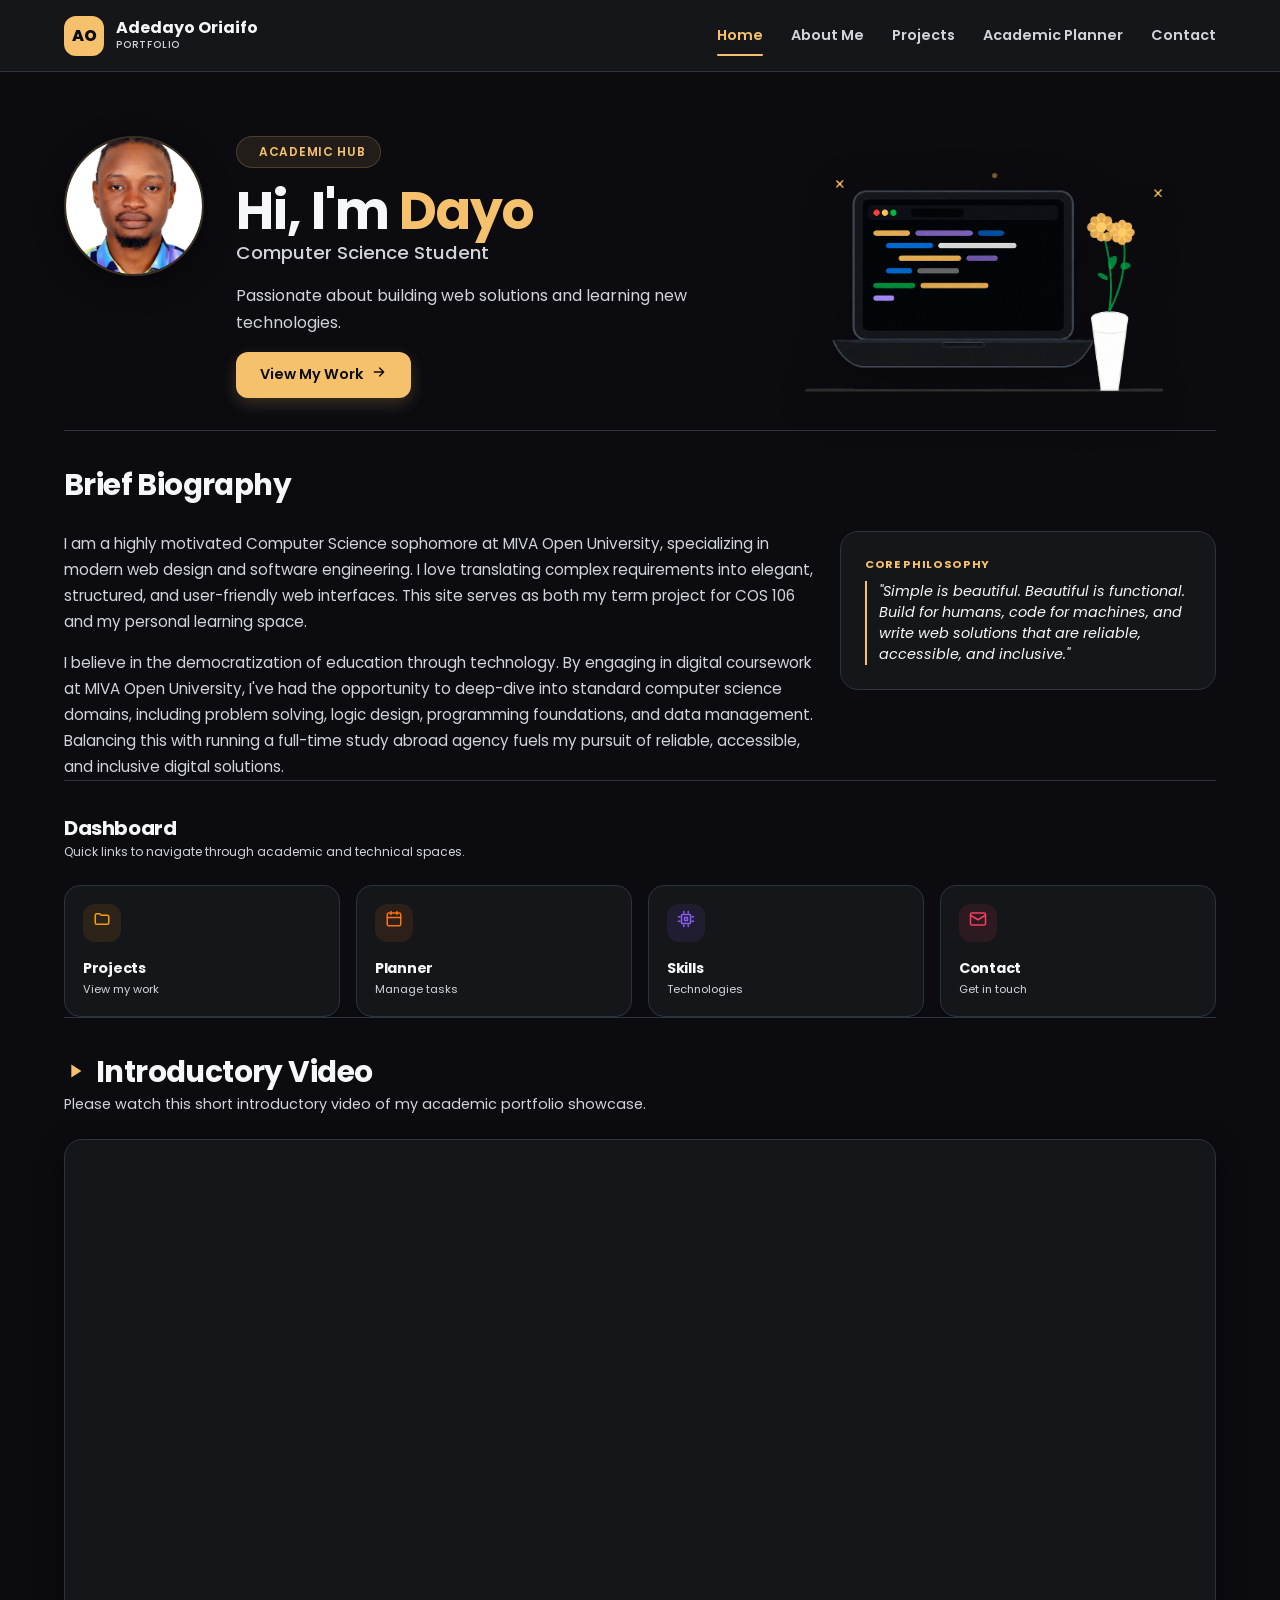
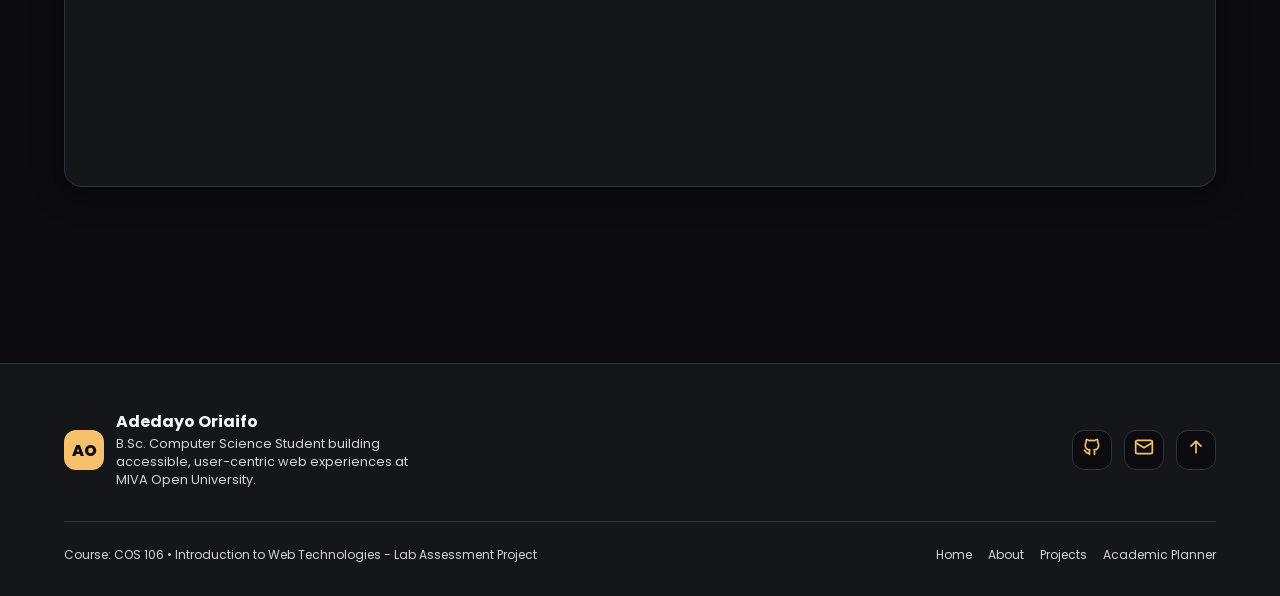
<file: index.html>
<!doctype html>
<html lang="en">
<head>
<meta charset="UTF-8" />
<meta name="viewport" content="width=device-width, initial-scale=1.0" />
<title>Adedayo Oriaifo | Student Portfolio & Academic Planner</title>
<meta name="description" content="Academic portfolio and student management site for Adedayo Oriaifo, COS 106 term project." />
<link rel="stylesheet" href="styles.css" />
</head>
<body>

<!-- HEADER SECTION -->
 
<header class="site-header">
  <div class="container">
    <a href="index.html" class="brand" id="nav-logo">
      <span class="brand-mark">AO</span>
      <span>
        <span class="brand-text-name">Adedayo Oriaifo</span>
        <span class="brand-text-sub">Portfolio</span>
      </span>
    </a>

    <nav class="desktop-nav" aria-label="Primary navigation">
      <a href="index.html" class="nav-link active">Home</a>
      <a href="about.html" class="nav-link">About Me</a>
      <a href="projects.html" class="nav-link">Projects</a>
      <a href="planner.html" class="nav-link">Academic Planner</a>
      <a href="contact.html" class="nav-link">Contact</a>
    </nav>


    <div class="header-actions">
      <button id="mobile-menu-toggle" class="icon-btn mobile-menu-toggle" aria-label="Open menu" aria-expanded="false"></button>
    </div>
  </div>

  <nav id="mobile-nav" class="mobile-nav" hidden aria-label="Mobile navigation">
    <a href="index.html" class="mobile-nav-link active"><span data-icon="user"></span>Home</a>
    <a href="about.html" class="mobile-nav-link"><span data-icon="gradCap"></span>About Me</a>
    <a href="projects.html" class="mobile-nav-link"><span data-icon="folder"></span>Projects</a>
    <a href="planner.html" class="mobile-nav-link"><span data-icon="calendarDays"></span>Academic Planner</a>
    <a href="contact.html" class="mobile-nav-link"><span data-icon="mail"></span>Contact</a>
  </nav>
</header>

<!-- MAIN CONTENT -->

<main id="main-content">
  <div class="container">
    <section id="home-section" class="page-section">

      <div class="hero">
        <div class="hero-intro">
          <div class="hero-avatar">
            <img src="assets/images/dayo-profile.jpg" alt="Adedayo Oriaifo's Portrait" />
          </div>

          <div class="hero-copy">
            <span class="eyebrow"><span data-icon="sparkles"></span> Academic Hub</span>
            <div>
              <h1>Hi, I'm <span class="text-accent">Dayo</span></h1>
              <p class="role">Computer Science Student</p>
            </div>
            <p class="desc">Passionate about building web solutions and learning new technologies.</p>
            <div>
              <a href="projects.html" class="btn btn-primary" id="cta-work-btn">
                View My Work <span data-icon="arrowRight"></span>
              </a>
            </div>
          </div>
        </div>

        <div class="hero-illustration" id="hero-illustration">
          <img src="assets/images/hero-illustration.png" alt="Developer workspace illustration">
        </div>
      </div>

      <!-- Brief Biography -->
      <div class="bio-section">
        <h2>Brief Biography</h2>
        <div class="bio-grid">
          <div class="bio-text">
            <p>I am a highly motivated Computer Science sophomore at MIVA Open University, specializing in modern web design and software engineering. I love translating complex requirements into elegant, structured, and user-friendly web interfaces. This site serves as both my term project for COS 106 and my personal learning space.</p>
            <p>I believe in the democratization of education through technology. By engaging in digital coursework at MIVA Open University, I've had the opportunity to deep-dive into standard computer science domains, including problem solving, logic design, programming foundations, and data management. Balancing this with running a full-time study abroad agency fuels my pursuit of reliable, accessible, and inclusive digital solutions.</p>
          </div>
          <div class="philosophy-card">
            <span class="philosophy-label">Core Philosophy</span>
            <blockquote>"Simple is beautiful. Beautiful is functional. Build for humans, code for machines, and write web solutions that are reliable, accessible, and inclusive."</blockquote>
          </div>
        </div>
      </div>

      <!-- Dashboard Quick Nav -->
      <div class="dashboard-section">
        <div>
          <h3>Dashboard</h3>
          <p class="text-sec" style="font-size:0.75rem;">Quick links to navigate through academic and technical spaces.</p>
        </div>
        <div class="dashboard-grid">
          <a href="projects.html" class="dashboard-card">
            <div class="dc-top">
              <span class="dc-icon dc-amber" data-icon="folder"></span>
              <span class="dc-arrow">→</span>
            </div>
            <div>
              <h4>Projects</h4>
              <p>View my work</p>
            </div>
          </a>
          <a href="planner.html" class="dashboard-card">
            <div class="dc-top">
              <span class="dc-icon dc-orange" data-icon="calendarDays"></span>
              <span class="dc-arrow">→</span>
            </div>
            <div>
              <h4>Planner</h4>
              <p>Manage tasks</p>
            </div>
          </a>
          <a href="about.html#skills-subsection" class="dashboard-card">
            <div class="dc-top">
              <span class="dc-icon dc-violet" data-icon="cpu"></span>
              <span class="dc-arrow">→</span>
            </div>
            <div>
              <h4>Skills</h4>
              <p>Technologies</p>
            </div>
          </a>
          <a href="contact.html" class="dashboard-card">
            <div class="dc-top">
              <span class="dc-icon dc-rose" data-icon="mail"></span>
              <span class="dc-arrow">→</span>
            </div>
            <div>
              <h4>Contact</h4>
              <p>Get in touch</p>
            </div>
          </a>
        </div>
      </div>

      <!-- Introductory Video -->
      <div class="video-section">
        <div>
          <h2><span data-icon="play"></span> Introductory Video</h2>
          <p class="text-sec" style="font-size:0.9rem;">Please watch this short introductory video of my academic portfolio showcase.</p>
        </div>
        <div class="video-frame">
          <iframe width="560" height="315" src="https://www.youtube.com/embed/Sx8N5BVvhi4"
          title="A Brief Walkthrough of My Project"
          frameborder="0" allow="accelerometer; autoplay; clipboard-write; encrypted-media; gyroscope; picture-in-picture; web-share"
          referrerpolicy="strict-origin-when-cross-origin" allowfullscreen>
        </iframe>
        </div>
      </div>

    </section>
  </div>
</main>

<!-- FOOTER -->
<footer class="site-footer">
  <div class="container">
    <div class="footer-top">
      <div class="footer-brand">
        <span class="brand-mark">AO</span>
        <div>
          <span class="brand-text-name">Adedayo Oriaifo</span>
          <p>B.Sc. Computer Science Student building accessible, user-centric web experiences at MIVA Open University.</p>
        </div>
      </div>
      <div class="footer-socials">
        <a href="https://github.com/aria-thorne" target="_blank" rel="noreferrer" class="icon-btn" title="GitHub Profile" data-icon="github"></a>
        <a href="contact.html" class="icon-btn" title="Contact Me" data-icon="mail"></a>
        <button id="back-to-top-btn" class="icon-btn" title="Back to Top" data-icon="arrowUp"></button>
      </div>
    </div>
    <div class="footer-bottom">
      <span>Course: COS 106 • Introduction to Web Technologies - Lab Assessment Project</span>
      <div class="footer-links">
        <a href="index.html">Home</a>
        <a href="about.html">About</a>
        <a href="projects.html">Projects</a>
        <a href="planner.html">Academic Planner</a>
      </div>
    </div>
  </div>
</footer>

<script src="script.js"></script>
</body>
</html>
</file>
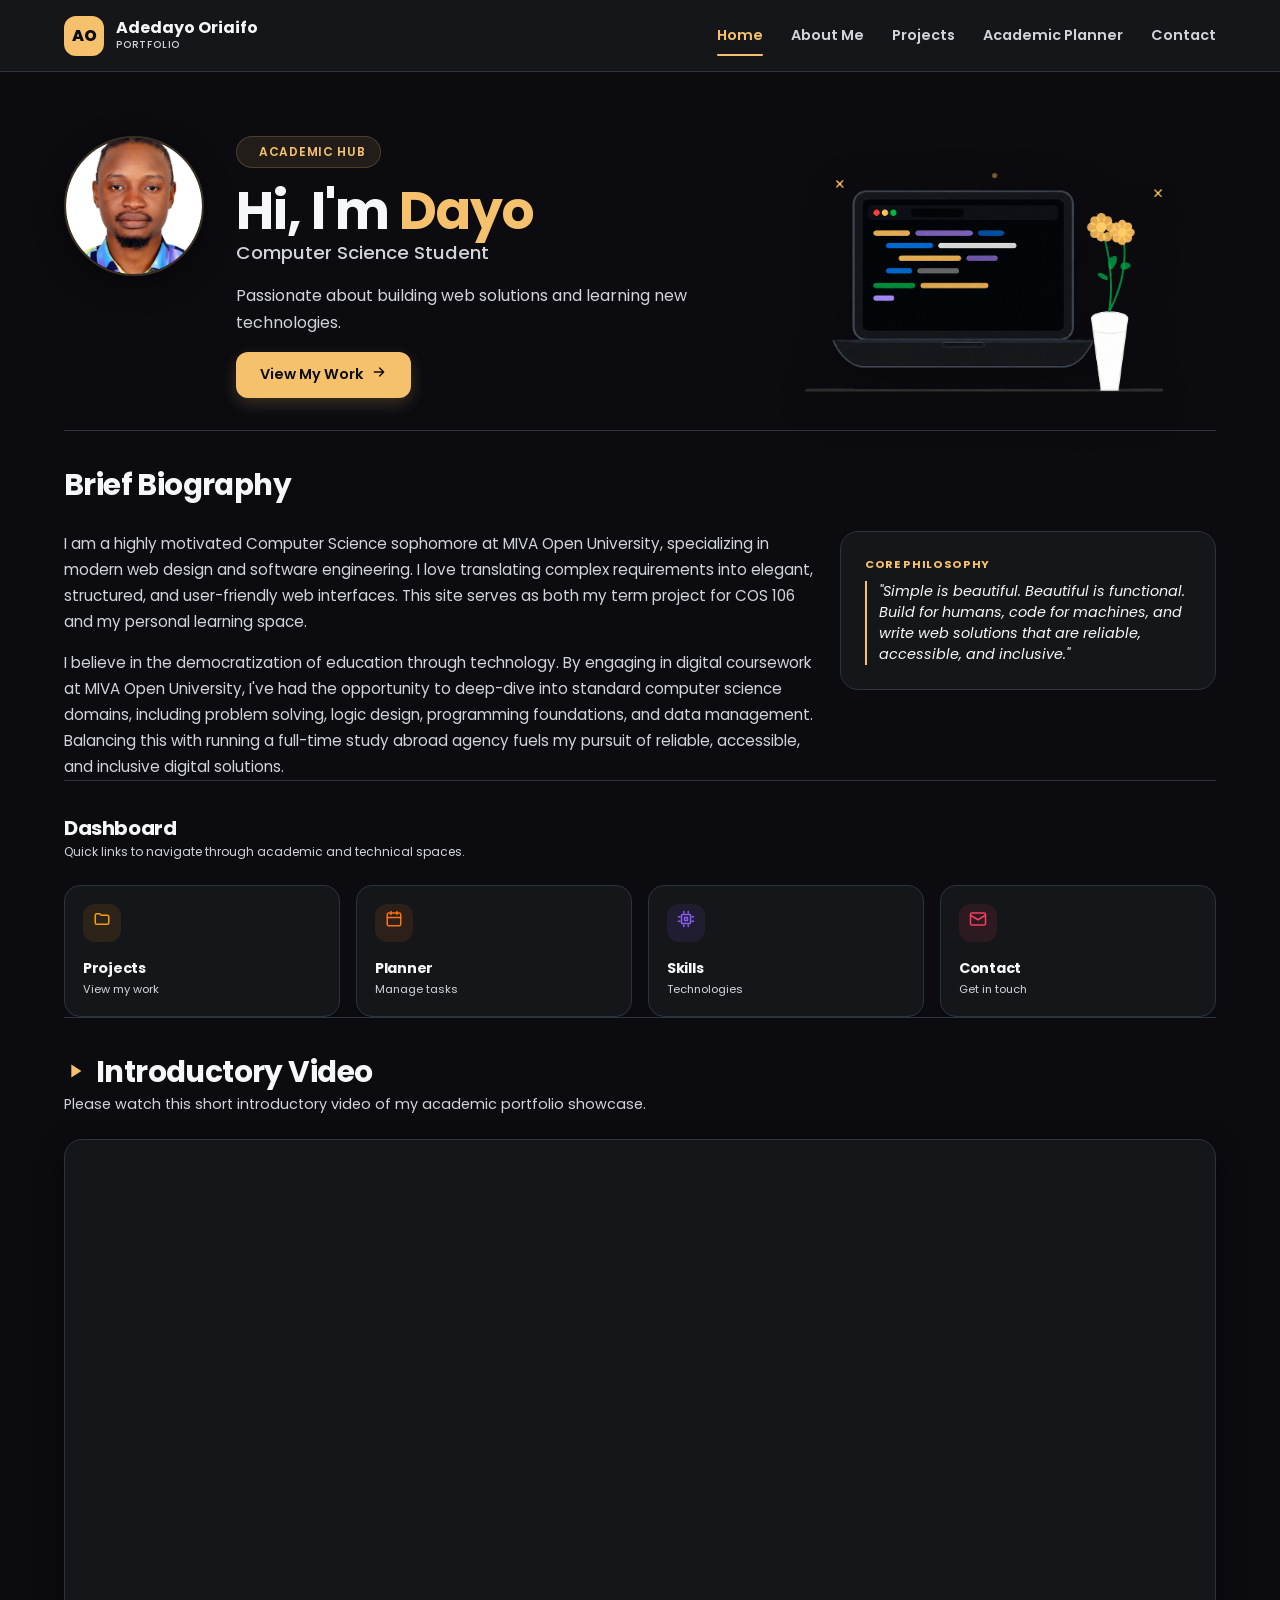
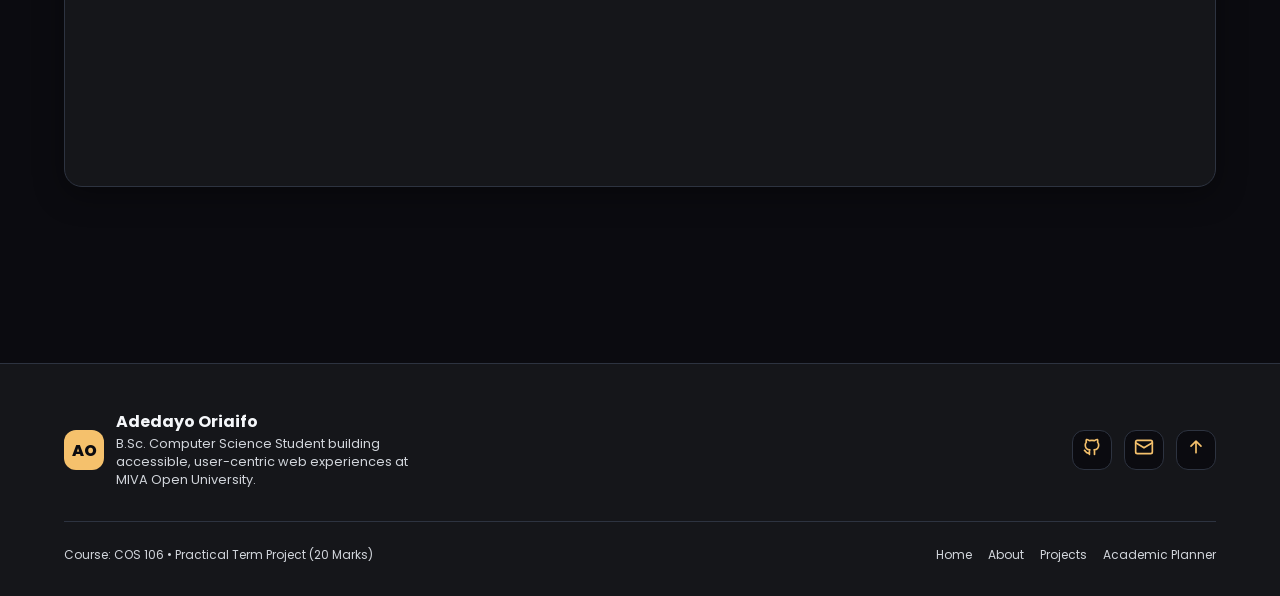
<file: src/index.html>
<!doctype html>
<html lang="en">
<head>
<meta charset="UTF-8" />
<meta name="viewport" content="width=device-width, initial-scale=1.0" />
<title>Adedayo Oriaifo | Student Portfolio & Academic Planner</title>
<meta name="description" content="Academic portfolio and student management site for Adedayo Oriaifo, COS 106 term project." />
<link rel="stylesheet" href="styles.css" />
</head>
<body>

<!-- HEADER SECTION -->
 
<header class="site-header">
  <div class="container">
    <a href="index.html" class="brand" id="nav-logo">
      <span class="brand-mark">AO</span>
      <span>
        <span class="brand-text-name">Adedayo Oriaifo</span>
        <span class="brand-text-sub">Portfolio</span>
      </span>
    </a>

    <nav class="desktop-nav" aria-label="Primary navigation">
      <a href="index.html" class="nav-link active">Home</a>
      <a href="about.html" class="nav-link">About Me</a>
      <a href="projects.html" class="nav-link">Projects</a>
      <a href="planner.html" class="nav-link">Academic Planner</a>
      <a href="contact.html" class="nav-link">Contact</a>
    </nav>


    <div class="header-actions">
      <button id="mobile-menu-toggle" class="icon-btn mobile-menu-toggle" aria-label="Open menu" aria-expanded="false"></button>
    </div>
  </div>

  <nav id="mobile-nav" class="mobile-nav" hidden aria-label="Mobile navigation">
    <a href="index.html" class="mobile-nav-link active"><span data-icon="user"></span>Home</a>
    <a href="about.html" class="mobile-nav-link"><span data-icon="gradCap"></span>About Me</a>
    <a href="projects.html" class="mobile-nav-link"><span data-icon="folder"></span>Projects</a>
    <a href="planner.html" class="mobile-nav-link"><span data-icon="calendarDays"></span>Academic Planner</a>
    <a href="contact.html" class="mobile-nav-link"><span data-icon="mail"></span>Contact</a>
  </nav>
</header>

<!-- MAIN CONTENT -->

<main id="main-content">
  <div class="container">
    <section id="home-section" class="page-section">

      <div class="hero">
        <div class="hero-intro">
          <div class="hero-avatar">
            <img src="assets/images/dayo-profile.jpg" alt="Adedayo Oriaifo's Portrait" />
          </div>

          <div class="hero-copy">
            <span class="eyebrow"><span data-icon="sparkles"></span> Academic Hub</span>
            <div>
              <h1>Hi, I'm <span class="text-accent">Dayo</span></h1>
              <p class="role">Computer Science Student</p>
            </div>
            <p class="desc">Passionate about building web solutions and learning new technologies.</p>
            <div>
              <a href="projects.html" class="btn btn-primary" id="cta-work-btn">
                View My Work <span data-icon="arrowRight"></span>
              </a>
            </div>
          </div>
        </div>

        <div class="hero-illustration" id="hero-illustration">
          <img src="assets/images/hero-illustration.png" alt="Developer workspace illustration">
        </div>
      </div>

      <!-- Brief Biography -->
      <div class="bio-section">
        <h2>Brief Biography</h2>
        <div class="bio-grid">
          <div class="bio-text">
            <p>I am a highly motivated Computer Science sophomore at MIVA Open University, specializing in modern web design and software engineering. I love translating complex requirements into elegant, structured, and user-friendly web interfaces. This site serves as both my term project for COS 106 and my personal learning space.</p>
            <p>I believe in the democratization of education through technology. By engaging in digital coursework at MIVA Open University, I've had the opportunity to deep-dive into standard computer science domains, including problem solving, logic design, programming foundations, and data management. Balancing this with running a full-time study abroad agency fuels my pursuit of reliable, accessible, and inclusive digital solutions.</p>
          </div>
          <div class="philosophy-card">
            <span class="philosophy-label">Core Philosophy</span>
            <blockquote>"Simple is beautiful. Beautiful is functional. Build for humans, code for machines, and write web solutions that are reliable, accessible, and inclusive."</blockquote>
          </div>
        </div>
      </div>

      <!-- Dashboard Quick Nav -->
      <div class="dashboard-section">
        <div>
          <h3>Dashboard</h3>
          <p class="text-sec" style="font-size:0.75rem;">Quick links to navigate through academic and technical spaces.</p>
        </div>
        <div class="dashboard-grid">
          <a href="projects.html" class="dashboard-card">
            <div class="dc-top">
              <span class="dc-icon dc-amber" data-icon="folder"></span>
              <span class="dc-arrow">→</span>
            </div>
            <div>
              <h4>Projects</h4>
              <p>View my work</p>
            </div>
          </a>
          <a href="planner.html" class="dashboard-card">
            <div class="dc-top">
              <span class="dc-icon dc-orange" data-icon="calendarDays"></span>
              <span class="dc-arrow">→</span>
            </div>
            <div>
              <h4>Planner</h4>
              <p>Manage tasks</p>
            </div>
          </a>
          <a href="about.html#skills-subsection" class="dashboard-card">
            <div class="dc-top">
              <span class="dc-icon dc-violet" data-icon="cpu"></span>
              <span class="dc-arrow">→</span>
            </div>
            <div>
              <h4>Skills</h4>
              <p>Technologies</p>
            </div>
          </a>
          <a href="contact.html" class="dashboard-card">
            <div class="dc-top">
              <span class="dc-icon dc-rose" data-icon="mail"></span>
              <span class="dc-arrow">→</span>
            </div>
            <div>
              <h4>Contact</h4>
              <p>Get in touch</p>
            </div>
          </a>
        </div>
      </div>

      <!-- Introductory Video -->
      <div class="video-section">
        <div>
          <h2><span data-icon="play"></span> Introductory Video</h2>
          <p class="text-sec" style="font-size:0.9rem;">Please watch this short introductory video of my academic portfolio showcase.</p>
        </div>
        <div class="video-frame">
          <iframe
            src="https://www.youtube.com/embed/dQw4w9WgXcQ"
            title="Video presentation placeholder"
            frameborder="0"
            allow="accelerometer; autoplay; clipboard-write; encrypted-media; gyroscope; picture-in-picture; web-share"
            allowfullscreen>
          </iframe>
        </div>
      </div>

    </section>
  </div>
</main>

<!-- ===================== FOOTER ===================== -->
<footer class="site-footer">
  <div class="container">
    <div class="footer-top">
      <div class="footer-brand">
        <span class="brand-mark">AO</span>
        <div>
          <span class="brand-text-name">Adedayo Oriaifo</span>
          <p>B.Sc. Computer Science Student building accessible, user-centric web experiences at MIVA Open University.</p>
        </div>
      </div>
      <div class="footer-socials">
        <a href="https://github.com/aria-thorne" target="_blank" rel="noreferrer" class="icon-btn" title="GitHub Profile" data-icon="github"></a>
        <a href="contact.html" class="icon-btn" title="Contact Me" data-icon="mail"></a>
        <button id="back-to-top-btn" class="icon-btn" title="Back to Top" data-icon="arrowUp"></button>
      </div>
    </div>
    <div class="footer-bottom">
      <span>Course: COS 106 • Practical Term Project (20 Marks)</span>
      <div class="footer-links">
        <a href="index.html">Home</a>
        <a href="about.html">About</a>
        <a href="projects.html">Projects</a>
        <a href="planner.html">Academic Planner</a>
      </div>
    </div>
  </div>
</footer>

<script src="script.js"></script>
</body>
</html>
</file>
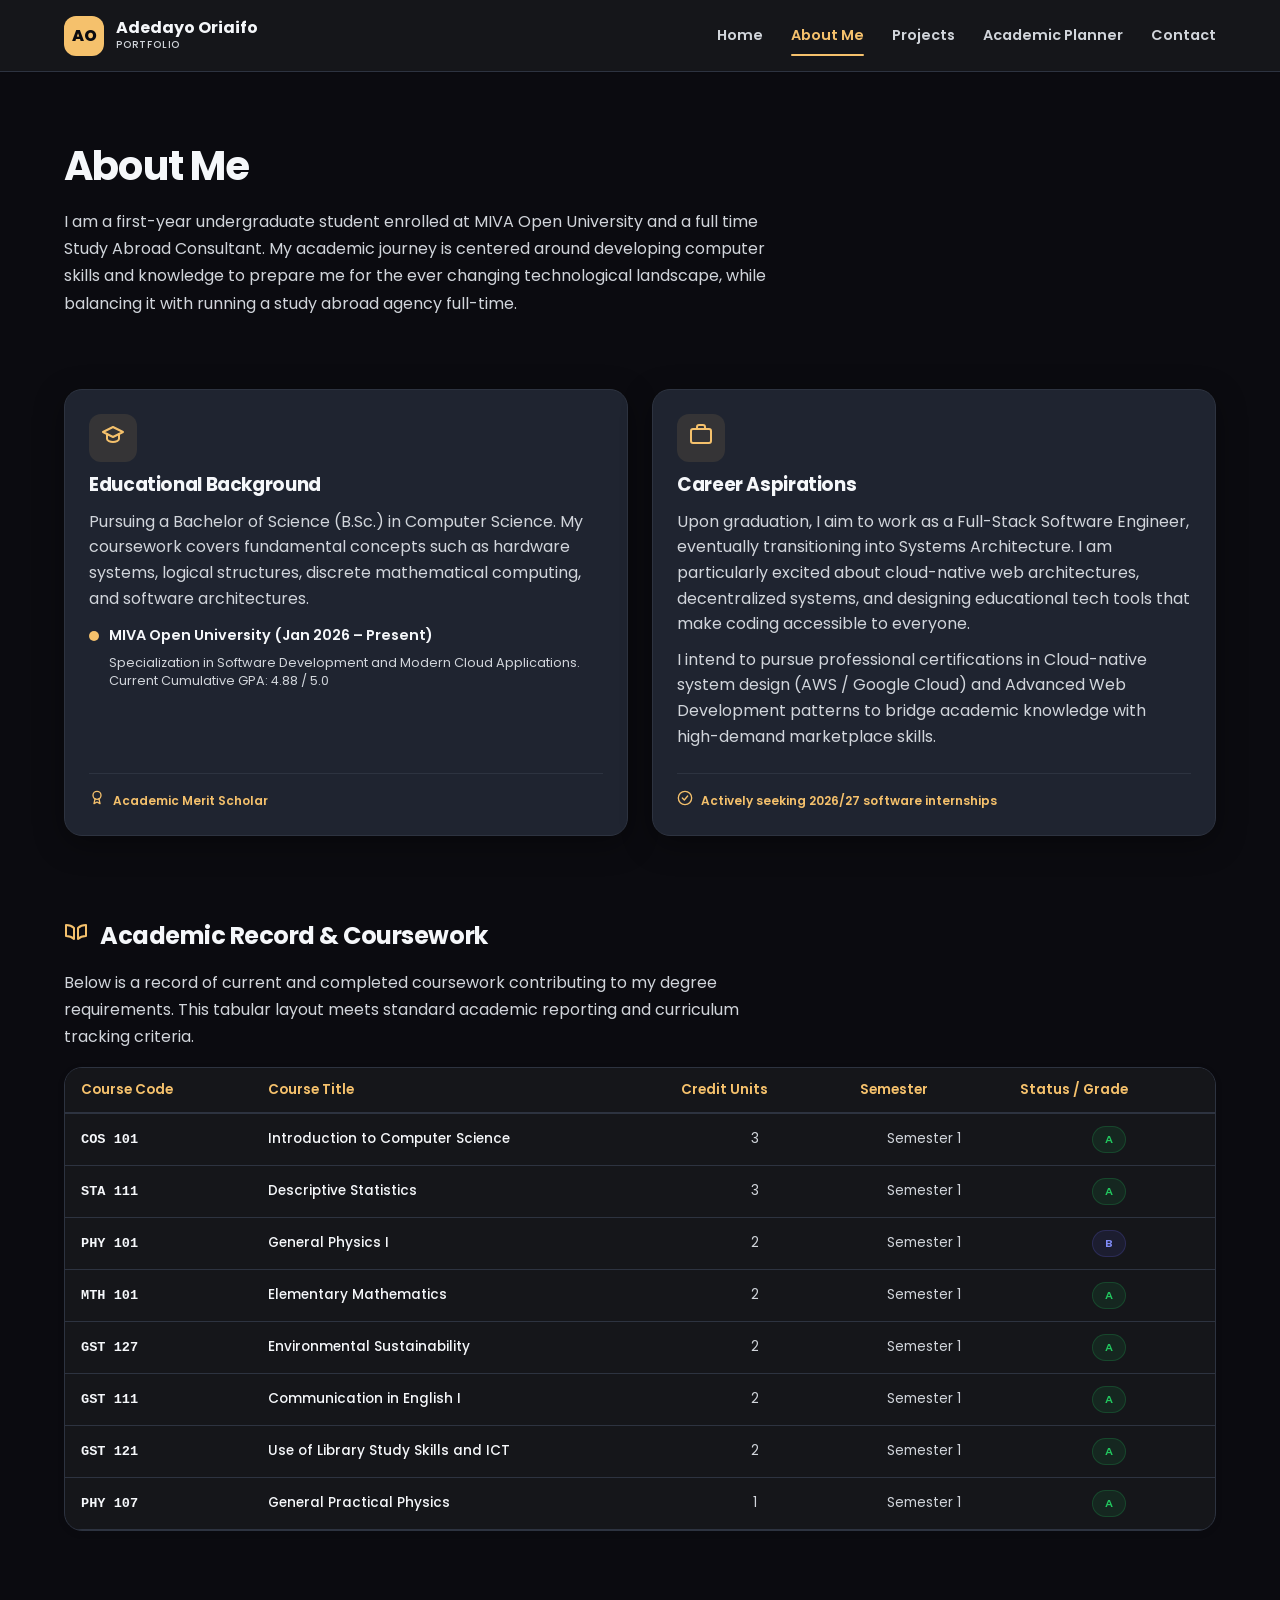
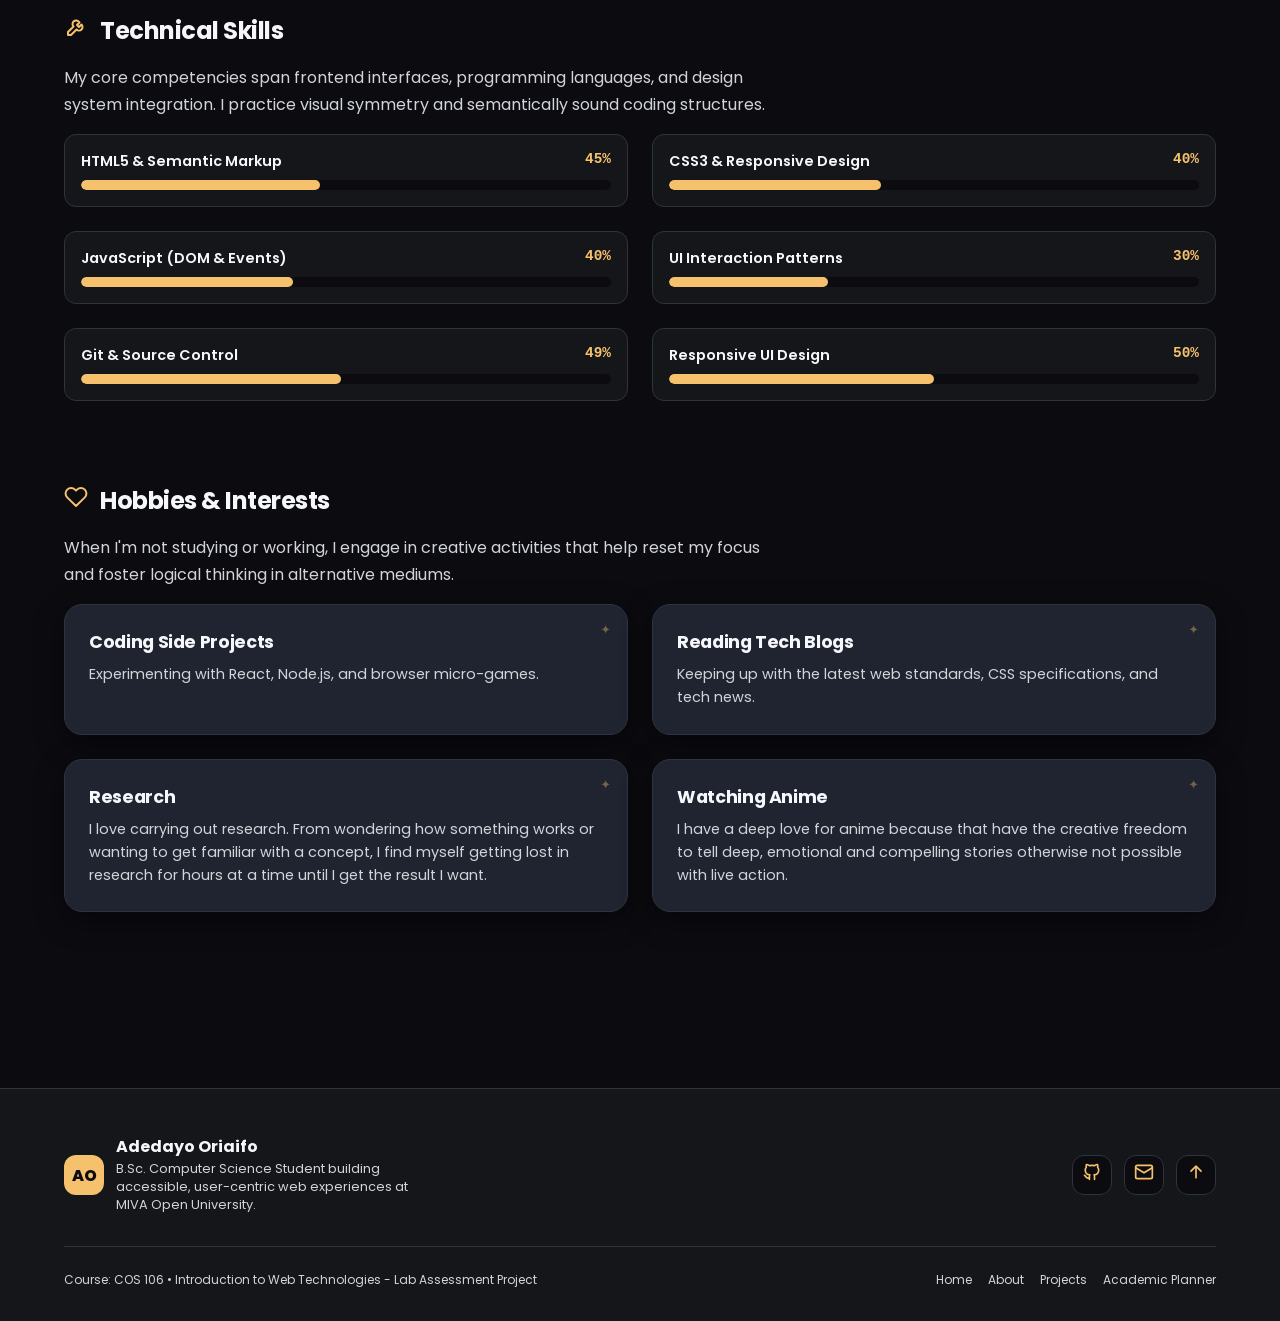
<file: about.html>
<!doctype html>
<html lang="en">
<head>
<meta charset="UTF-8" />
<meta name="viewport" content="width=device-width, initial-scale=1.0" />
<title>About Me | Adedayo Oriaifo</title>
<link rel="stylesheet" href="styles.css" />
</head>
<body>

<header class="site-header">
  <div class="container">
    <a href="index.html" class="brand" id="nav-logo">
      <span class="brand-mark">AO</span>
      <span>
        <span class="brand-text-name">Adedayo Oriaifo</span>
        <span class="brand-text-sub">Portfolio</span>
      </span>
    </a>

    <nav class="desktop-nav" aria-label="Primary navigation">
      <a href="index.html" class="nav-link">Home</a>
      <a href="about.html" class="nav-link active">About Me</a>
      <a href="projects.html" class="nav-link">Projects</a>
      <a href="planner.html" class="nav-link">Academic Planner</a>
      <a href="contact.html" class="nav-link">Contact</a>
    </nav>

    <div class="header-actions">
      <button id="mobile-menu-toggle" class="icon-btn mobile-menu-toggle" aria-label="Open menu" aria-expanded="false"></button>
    </div>
  </div>

  <nav id="mobile-nav" class="mobile-nav" hidden aria-label="Mobile navigation">
    <a href="index.html" class="mobile-nav-link"><span data-icon="user"></span>Home</a>
    <a href="about.html" class="mobile-nav-link active"><span data-icon="gradCap"></span>About Me</a>
    <a href="projects.html" class="mobile-nav-link"><span data-icon="folder"></span>Projects</a>
    <a href="planner.html" class="mobile-nav-link"><span data-icon="calendarDays"></span>Academic Planner</a>
    <a href="contact.html" class="mobile-nav-link"><span data-icon="mail"></span>Contact</a>
  </nav>
</header>

<main id="main-content">
  <div class="container">
    <section id="about-section" class="page-section stack gap-4">

      <div class="page-header">
        <h2>About Me</h2>
        <p class="section-lead">I am a first-year undergraduate student enrolled at MIVA Open University and a full time Study Abroad Consultant. My academic journey is centered around developing computer skills and knowledge to prepare me for the ever changing technological landscape, while balancing it with running a study abroad agency full-time.</p>
      </div>

      <!-- Educational Background & Career Aspirations -->
      <div class="grid grid-2">
        <div class="custom-card stack" style="justify-content:space-between;">
          <div>
            <span class="icon-tile" data-icon="gradCap"></span>
            <h3>Educational Background</h3>
            <p class="text-sec" style="line-height:1.6; margin-top:10px;">Pursuing a Bachelor of Science (B.Sc.) in Computer Science. My coursework covers fundamental concepts such as hardware systems, logical structures, discrete mathematical computing, and software architectures.</p>
            <div class="stack gap-1" style="margin-top:14px;">
              <div style="display:flex; align-items:center; gap:10px;">
                <span style="width:10px;height:10px;border-radius:999px;background:var(--accent-pri);display:inline-block;"></span>
                <span style="font-size:0.9rem; font-weight:600;">MIVA Open University (Jan 2026 – Present)</span>
              </div>
              <p class="text-sec" style="font-size:0.8rem; padding-left:20px;">Specialization in Software Development and Modern Cloud Applications. Current Cumulative GPA: 4.88 / 5.0</p>
            </div>
          </div>
          <div class="card-footnote"><span data-icon="award"></span> Academic Merit Scholar</div>
        </div>

        <div class="custom-card stack" style="justify-content:space-between;">
          <div>
            <span class="icon-tile" data-icon="briefcase"></span>
            <h3>Career Aspirations</h3>
            <p class="text-sec" style="line-height:1.6; margin-top:10px;">Upon graduation, I aim to work as a Full-Stack Software Engineer, eventually transitioning into Systems Architecture. I am particularly excited about cloud-native web architectures, decentralized systems, and designing educational tech tools that make coding accessible to everyone.</p>
            <p class="text-sec" style="line-height:1.6; margin-top:10px;">I intend to pursue professional certifications in Cloud-native system design (AWS / Google Cloud) and Advanced Web Development patterns to bridge academic knowledge with high-demand marketplace skills.</p>
          </div>
          <div class="card-footnote"><span data-icon="checkCircle"></span> Actively seeking 2026/27 software internships</div>
        </div>
      </div>

      <!-- Coursework Table -->
      <div class="stack gap-2">
        <div class="section-heading-row"><span data-icon="bookOpen"></span><h3>Academic Record &amp; Coursework</h3></div>
        <p class="section-lead" style="margin-top:0;">Below is a record of current and completed coursework contributing to my degree requirements. This tabular layout meets standard academic reporting and curriculum tracking criteria.</p>

        <div class="custom-table-wrap">
          <table class="custom-table">
            <thead>
              <tr>
                <th>Course Code</th>
                <th>Course Title</th>
                <th class="text-center">Credit Units</th>
                <th class="text-center">Semester</th>
                <th class="text-center">Status / Grade</th>
              </tr>
            </thead>
            <tbody id="coursework-tbody">
              <!-- Rows injected by script.js from INITIAL_COURSES -->
            </tbody>
          </table>
        </div>
      </div> 

      <!-- Technical Skills -->
      <div class="stack gap-2">
        <div class="section-heading-row"><span data-icon="wrench"></span><h3>Technical Skills</h3></div>
        <p class="section-lead" style="margin-top:0;">My core competencies span frontend interfaces, programming languages, and design system integration. I practice visual symmetry and semantically sound coding structures.</p>
        <div class="grid grid-2" id="skills-grid">
          <!-- Skill bars injected by script.js -->
        </div>
      </div>

      <!-- Hobbies & Interests -->
      <div class="stack gap-2">
        <div class="section-heading-row"><span data-icon="heart"></span><h3>Hobbies &amp; Interests</h3></div>
        <p class="section-lead" style="margin-top:0;">When I'm not studying or working, I engage in creative activities that help reset my focus and foster logical thinking in alternative mediums.</p>
        <div class="grid grid-3 md-2" id="hobbies-grid">
          <!-- Hobby cards injected by script.js -->
        </div>
      </div>

    </section>
  </div>
</main>

<footer class="site-footer">
  <div class="container">
    <div class="footer-top">
      <div class="footer-brand">
        <span class="brand-mark">AO</span>
        <div>
          <span class="brand-text-name">Adedayo Oriaifo</span>
          <p>B.Sc. Computer Science Student building accessible, user-centric web experiences at MIVA Open University.</p>
        </div>
      </div>
      <div class="footer-socials">
        <a href="https://github.com/aria-thorne" target="_blank" rel="noreferrer" class="icon-btn" title="GitHub Profile" data-icon="github"></a>
        <a href="contact.html" class="icon-btn" title="Contact Me" data-icon="mail"></a>
        <button id="back-to-top-btn" class="icon-btn" title="Back to Top" data-icon="arrowUp"></button>
      </div>
    </div>
    <div class="footer-bottom">
      <span>Course: COS 106 • Introduction to Web Technologies - Lab Assessment Project</span>
      <div class="footer-links">
        <a href="index.html">Home</a>
        <a href="about.html">About</a>
        <a href="projects.html">Projects</a>
        <a href="planner.html">Academic Planner</a>
      </div>
    </div>
  </div>
</footer>

<script src="script.js"></script>
<script>
  document.addEventListener('DOMContentLoaded', () => {
    // Coursework table rows
    const tbody = document.getElementById('coursework-tbody');
    INITIAL_COURSES.forEach((course) => {
      const gradeClass = course.grade === 'Pending' ? 'grade-pending' : course.grade.startsWith('A') ? 'grade-a' : 'grade-b';
      const tr = document.createElement('tr');
      tr.innerHTML = `
        <td style="font-family:monospace; font-weight:600; color:var(--text-pri);">${course.code}</td>
        <td style="font-weight:500; color:var(--text-pri);">${course.title}</td>
        <td class="text-center">${course.credits}</td>
        <td class="text-center">${course.semester}</td>
        <td class="text-center"><span class="grade-pill ${gradeClass}">${course.grade}</span></td>
      `;
      tbody.appendChild(tr);
    });

    // Skill bars
    const skillsGrid = document.getElementById('skills-grid');
    STUDENT_PROFILE.skills.forEach((skill) => {
      const div = document.createElement('div');
      div.className = 'skill-bar-item';
      div.innerHTML = `
        <div class="skill-bar-top">
          <span style="font-weight:600;">${skill.name}</span>
          <span class="pct">${skill.percentage}%</span>
        </div>
        <div class="skill-bar-track"><div class="skill-bar-fill" style="width:${skill.percentage}%"></div></div>
      `;
      skillsGrid.appendChild(div);
    });

    // Hobbies
    const hobbiesGrid = document.getElementById('hobbies-grid');
    STUDENT_PROFILE.hobbies.forEach((hobby) => {
      const div = document.createElement('div');
      div.className = 'custom-card hobby-card';
      div.innerHTML = `
        <span class="hobby-star">✦</span>
        <h4>${hobby.name}</h4>
        <p>${hobby.description}</p>
      `;
      hobbiesGrid.appendChild(div);
    });
  });
</script>
</body>
</html>
</file>
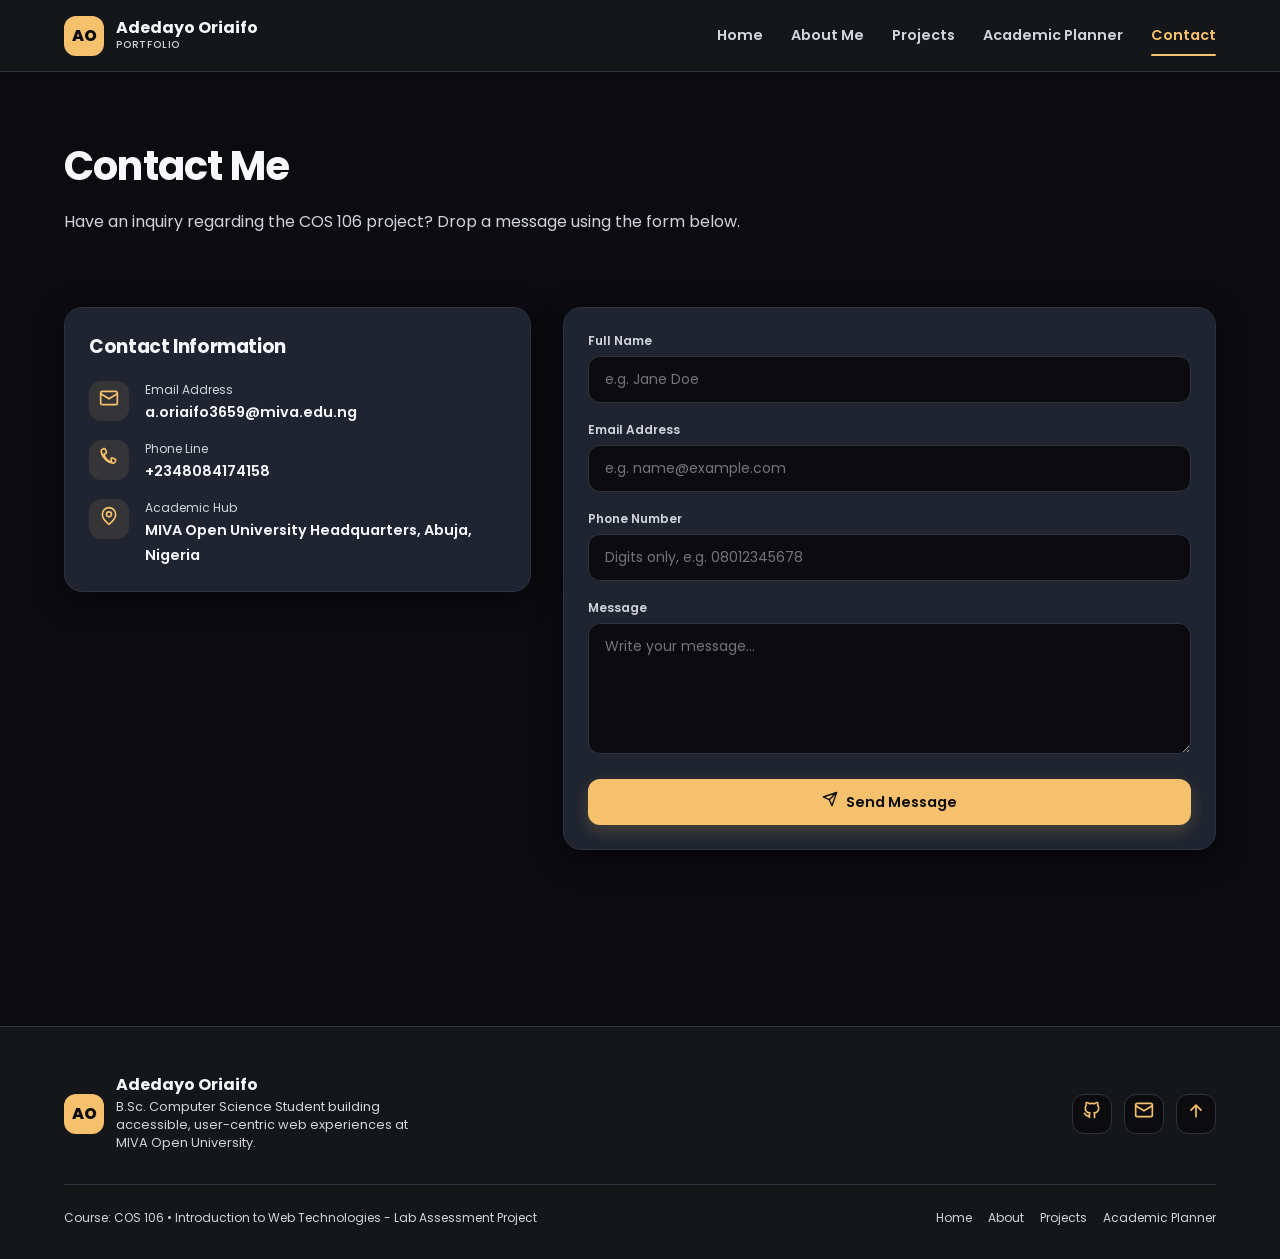
<file: contact.html>
<!doctype html>
<html lang="en">
<head>
<meta charset="UTF-8" />
<meta name="viewport" content="width=device-width, initial-scale=1.0" />
<title>Contact | Adedayo Oriaifo</title>
<link rel="stylesheet" href="styles.css" />
</head>
<body>

<header class="site-header">
  <div class="container">
    <a href="index.html" class="brand" id="nav-logo">
      <span class="brand-mark">AO</span>
      <span>
        <span class="brand-text-name">Adedayo Oriaifo</span>
        <span class="brand-text-sub">Portfolio</span>
      </span>
    </a>

    <nav class="desktop-nav" aria-label="Primary navigation">
      <a href="index.html" class="nav-link">Home</a>
      <a href="about.html" class="nav-link">About Me</a>
      <a href="projects.html" class="nav-link">Projects</a>
      <a href="planner.html" class="nav-link">Academic Planner</a>
      <a href="contact.html" class="nav-link active">Contact</a>
    </nav>

    <div class="header-actions">
      <button id="mobile-menu-toggle" class="icon-btn mobile-menu-toggle" aria-label="Open menu" aria-expanded="false"></button>
    </div>
  </div>

  <nav id="mobile-nav" class="mobile-nav" hidden aria-label="Mobile navigation">
    <a href="index.html" class="mobile-nav-link"><span data-icon="user"></span>Home</a>
    <a href="about.html" class="mobile-nav-link"><span data-icon="gradCap"></span>About Me</a>
    <a href="projects.html" class="mobile-nav-link"><span data-icon="folder"></span>Projects</a>
    <a href="planner.html" class="mobile-nav-link"><span data-icon="calendarDays"></span>Academic Planner</a>
    <a href="contact.html" class="mobile-nav-link active"><span data-icon="mail"></span>Contact</a>
  </nav>
</header>

<main id="main-content">
  <div class="container">
    <section id="contact-section" class="page-section stack gap-4">

      <div class="page-header">
        <h2>Contact Me</h2>
        <p class="section-lead">Have an inquiry regarding the COS 106 project? Drop a message using the form below.</p>
      </div>

      <div class="contact-grid">
        <div class="stack gap-2">
          <div class="custom-card">
            <h3 style="margin-bottom:20px;">Contact Information</h3>
            <div class="stack gap-2">
              <div class="info-row">
                <span class="info-icon" data-icon="mail"></span>
                <div class="info-text">
                  <span class="lbl">Email Address</span>
                  <a href="mailto:a.oriaifo3659@miva.edu.ng" class="val">a.oriaifo3659@miva.edu.ng</a>
                </div>
              </div>
              <div class="info-row">
                <span class="info-icon" data-icon="phone"></span>
                <div class="info-text">
                  <span class="lbl">Phone Line</span>
                  <a href="tel:+2348084174158" class="val">+2348084174158</a>
                </div>
              </div>
              <div class="info-row">
                <span class="info-icon" data-icon="mapPin"></span>
                <div class="info-text">
                  <span class="lbl">Academic Hub</span>
                  <span class="val">MIVA Open University Headquarters, Abuja, Nigeria</span>
                </div>
              </div>
            </div>
          </div>
        </div>

        <div class="custom-card">
          <div id="form-error" class="form-alert error" hidden>
            <span data-icon="alertCircle"></span>
            <span id="form-error-text"></span>
          </div>
          <div id="form-success" class="form-alert success" hidden>
            <span data-icon="checkCircle"></span>
            <span id="form-success-text"></span>
          </div>

          <form id="contact-form" class="contact-form" novalidate>
            <div>
              <label class="field-label" for="contact-name">Full Name</label>
              <input id="contact-name" type="text" class="custom-input" placeholder="e.g. Jane Doe" />
            </div>
            <div>
              <label class="field-label" for="contact-email">Email Address</label>
              <input id="contact-email" type="email" class="custom-input" placeholder="e.g. name@example.com" />
            </div>
            <div>
              <label class="field-label" for="contact-phone">Phone Number</label>
              <input id="contact-phone" type="tel" class="custom-input" placeholder="Digits only, e.g. 08012345678" />
            </div>
            <div>
              <label class="field-label" for="contact-message">Message</label>
              <textarea id="contact-message" class="custom-input" rows="5" placeholder="Write your message..."></textarea>
            </div>
            <button type="submit" id="contact-submit-btn" class="btn btn-primary btn-block"><span data-icon="send"></span> Send Message</button>
          </form>
        </div>
      </div>

    </section>
  </div>
</main>

<footer class="site-footer">
  <div class="container">
    <div class="footer-top">
      <div class="footer-brand">
        <span class="brand-mark">AO</span>
        <div>
          <span class="brand-text-name">Adedayo Oriaifo</span>
          <p>B.Sc. Computer Science Student building accessible, user-centric web experiences at MIVA Open University.</p>
        </div>
      </div>
      <div class="footer-socials">
        <a href="https://github.com/aria-thorne" target="_blank" rel="noreferrer" class="icon-btn" title="GitHub Profile" data-icon="github"></a>
        <a href="contact.html" class="icon-btn" title="Contact Me" data-icon="mail"></a>
        <button id="back-to-top-btn" class="icon-btn" title="Back to Top" data-icon="arrowUp"></button>
      </div>
    </div>
    <div class="footer-bottom">
      <span>Course: COS 106 • Introduction to Web Technologies - Lab Assessment Project</span>
      <div class="footer-links">
        <a href="index.html">Home</a>
        <a href="about.html">About</a>
        <a href="projects.html">Projects</a>
        <a href="planner.html">Academic Planner</a>
      </div>
    </div>
  </div>
</footer>

<script src="script.js"></script>
<script>
  document.addEventListener('DOMContentLoaded', () => {
    const form = document.getElementById('contact-form');
    const errorBox = document.getElementById('form-error');
    const errorText = document.getElementById('form-error-text');
    const successBox = document.getElementById('form-success');
    const successText = document.getElementById('form-success-text');
    const submitBtn = document.getElementById('contact-submit-btn');

    function showError(msg) {
      errorText.textContent = msg;
      errorBox.hidden = false;
      successBox.hidden = true;
    }
    function clearAlerts() {
      errorBox.hidden = true;
      successBox.hidden = true;
    }

    form.addEventListener('submit', (e) => {
      e.preventDefault();
      clearAlerts();

      const name = document.getElementById('contact-name').value.trim();
      const email = document.getElementById('contact-email').value.trim();
      const phone = document.getElementById('contact-phone').value.trim();
      const message = document.getElementById('contact-message').value.trim();

      // 1. No field empty
      if (!name || !email || !phone || !message) {
        showError('All form fields are required. Please do not leave any field empty.');
        return;
      }

      // 2. Valid email format
      const emailRegex = /^[^\s@]+@[^\s@]+\.[^\s@]+$/;
      if (!emailRegex.test(email)) {
        showError('Please enter a valid email address (e.g. name@example.com).');
        return;
      }

      // 3. Phone digits only
      const digitsOnlyRegex = /^\d+$/;
      if (!digitsOnlyRegex.test(phone)) {
        showError('Phone number must contain digits only (no spaces, hyphens, or brackets).');
        return;
      }

      // Simulate submission
      submitBtn.disabled = true;
      submitBtn.innerHTML = 'Sending...';
      setTimeout(() => {
        submitBtn.disabled = false;
        submitBtn.innerHTML = `${icon('send')} Send Message`;
        successText.textContent = 'Thank you! Your message has been successfully validated and received.';
        successBox.hidden = false;
        form.reset();
      }, 1200);
    });
  });
</script>
</body>
</html>
</file>
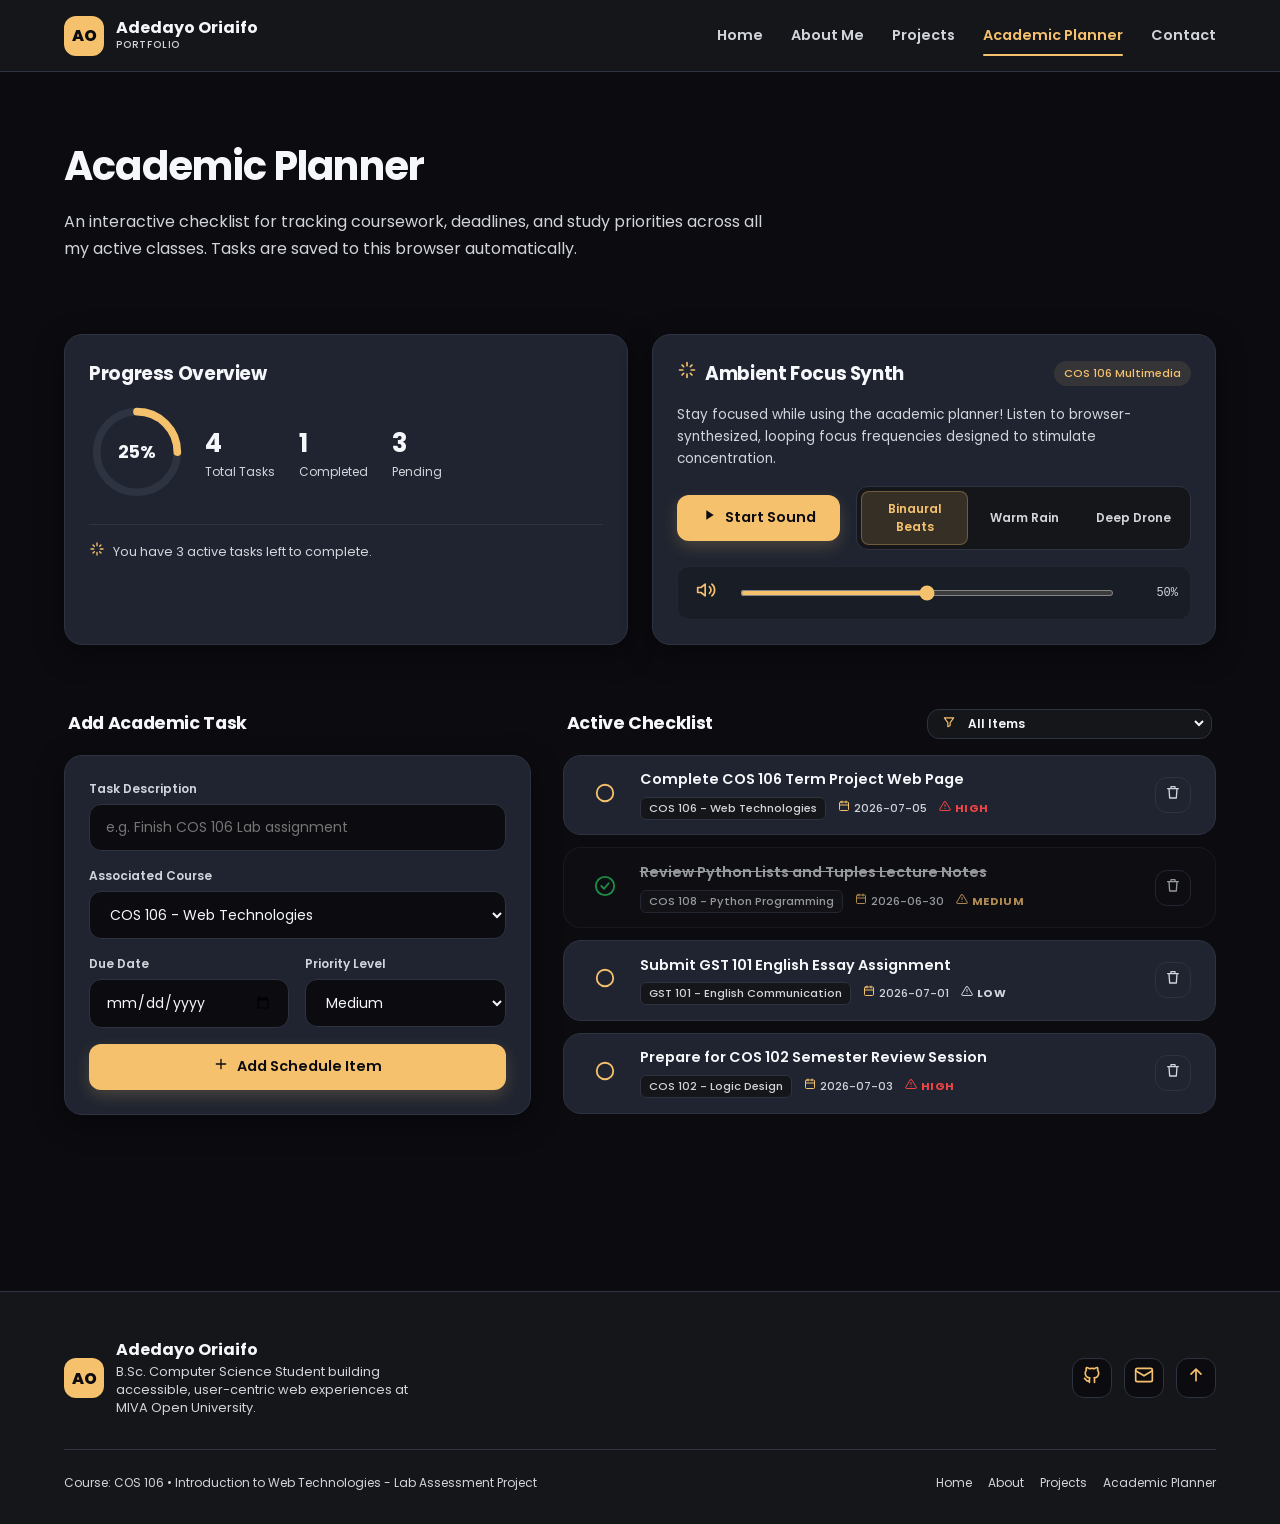
<file: planner.html>
<!doctype html>
<html lang="en">
<head>
<meta charset="UTF-8" />
<meta name="viewport" content="width=device-width, initial-scale=1.0" />
<title>Academic Planner | Adedayo Oriaifo</title>
<link rel="stylesheet" href="styles.css" />
</head>
<body>

<header class="site-header">
  <div class="container">
    <a href="index.html" class="brand" id="nav-logo">
      <span class="brand-mark">AO</span>
      <span>
        <span class="brand-text-name">Adedayo Oriaifo</span>
        <span class="brand-text-sub">Portfolio</span>
      </span>
    </a>

    <nav class="desktop-nav" aria-label="Primary navigation">
      <a href="index.html" class="nav-link">Home</a>
      <a href="about.html" class="nav-link">About Me</a>
      <a href="projects.html" class="nav-link">Projects</a>
      <a href="planner.html" class="nav-link active">Academic Planner</a>
      <a href="contact.html" class="nav-link">Contact</a>
    </nav>

    <div class="header-actions">
      <button id="mobile-menu-toggle" class="icon-btn mobile-menu-toggle" aria-label="Open menu" aria-expanded="false"></button>
    </div>
  </div>

  <nav id="mobile-nav" class="mobile-nav" hidden aria-label="Mobile navigation">
    <a href="index.html" class="mobile-nav-link"><span data-icon="user"></span>Home</a>
    <a href="about.html" class="mobile-nav-link"><span data-icon="gradCap"></span>About Me</a>
    <a href="projects.html" class="mobile-nav-link"><span data-icon="folder"></span>Projects</a>
    <a href="planner.html" class="mobile-nav-link active"><span data-icon="calendarDays"></span>Academic Planner</a>
    <a href="contact.html" class="mobile-nav-link"><span data-icon="mail"></span>Contact</a>
  </nav>
</header>

<main id="main-content">
  <div class="container">
    <section id="planner-section" class="page-section stack gap-4">

      <div class="page-header">
        <h2>Academic Planner</h2>
        <p class="section-lead">An interactive checklist for tracking coursework, deadlines, and study priorities across all my active classes. Tasks are saved to this browser automatically.</p>
      </div>

      <div class="planner-summary">
        <div class="custom-card">
          <h3 style="margin-bottom:16px;">Progress Overview</h3>
          <div class="progress-ring-wrap">
            <div class="progress-ring">
              <svg viewBox="0 0 100 100">
                <circle class="ring-bg" cx="50" cy="50" r="42"></circle>
                <circle id="progress-ring-fill" class="ring-fill" cx="50" cy="50" r="42" stroke-dasharray="264" stroke-dashoffset="264"></circle>
              </svg>
              <div class="progress-ring-label" id="progress-ring-label">0%</div>
            </div>
            <div class="progress-stats">
              <div class="progress-stat"><span class="num" id="stat-total">0</span><span class="lbl">Total Tasks</span></div>
              <div class="progress-stat"><span class="num" id="stat-completed">0</span><span class="lbl">Completed</span></div>
              <div class="progress-stat"><span class="num" id="stat-pending">0</span><span class="lbl">Pending</span></div>
            </div>
          </div>
          <div class="planner-note"><span data-icon="sparkles"></span><span id="planner-note-text">You have 0 active tasks left to complete.</span></div>
        </div>

        <div class="custom-card beats-player">
          <div class="beats-head">
            <span class="title-row"><span data-icon="sparkles"></span><h3>Ambient Focus Synth</h3></span>
            <span class="beats-badge">COS 106 Multimedia</span>
          </div>
          <p class="beats-desc">Stay focused while using the academic planner! Listen to browser-synthesized, looping focus frequencies designed to stimulate concentration.</p>
          <div class="beats-controls">
            <button id="focus-beats-play-toggle" class="btn btn-primary"><span data-icon="play"></span> Start Sound</button>
            <div class="beats-type-toggle">
              <button class="beats-type-btn active" data-type="binaural">Binaural Beats</button>
              <button class="beats-type-btn" data-type="rain">Warm Rain</button>
              <button class="beats-type-btn" data-type="ambient">Deep Drone</button>
            </div>
          </div>
          <div class="beats-volume-row">
            <button id="mute-toggle-btn" data-icon="volume2"></button>
            <input type="range" id="volume-slider" min="0" max="1" step="0.05" value="0.5" />
            <span class="vol-label" id="volume-label">50%</span>
          </div>
        </div>
      </div>

      <div class="planner-forms">
        <div class="stack gap-2">
          <h3 style="font-size:1.1rem; padding-left:4px; padding-right:4px;">Add Academic Task</h3>
          <form id="add-task-form" class="custom-card task-form">
            <div>
              <label class="field-label" for="task-title-input">Task Description</label>
              <input id="task-title-input" type="text" required placeholder="e.g. Finish COS 106 Lab assignment" class="custom-input" />
            </div>
            <div>
              <label class="field-label" for="task-course-select">Associated Course</label>
              <select id="task-course-select" class="custom-input">
                <option value="COS 106 - Web Technologies">COS 106 - Web Technologies</option>
                <option value="COS 108 - Python Programming">COS 108 - Python Programming</option>
                <option value="COS 102 - Logic Design">COS 102 - Logic Design</option>
                <option value="GST 101 - English Communication">GST 101 - English Communication</option>
                <option value="Other / General Study">Other / General Study</option>
              </select>
            </div>
            <div class="field-row-2">
              <div>
                <label class="field-label" for="task-date-input">Due Date</label>
                <input id="task-date-input" type="date" class="custom-input" />
              </div>
              <div>
                <label class="field-label" for="task-priority-select">Priority Level</label>
                <select id="task-priority-select" class="custom-input">
                  <option value="low">Low</option>
                  <option value="medium" selected>Medium</option>
                  <option value="high">High</option>
                </select>
              </div>
            </div>
            <button type="submit" id="add-task-submit-btn" class="btn btn-primary btn-block"><span data-icon="plus"></span> Add Schedule Item</button>
          </form>
        </div>

        <div class="stack gap-2">
          <div class="task-list-head" style="padding-left:4px; padding-right:4px;">
            <h3 style="font-size:1.1rem;">Active Checklist</h3>
            <div class="task-filter">
              <span data-icon="filter"></span>
              <select id="task-filter-select">
                <option value="all">All Items</option>
                <option value="pending">Pending Only</option>
                <option value="completed">Completed Only</option>
              </select>
            </div>
          </div>
          <div class="task-list" id="task-list-container"></div>
        </div>
      </div>

    </section>
  </div>
</main>

<footer class="site-footer">
  <div class="container">
    <div class="footer-top">
      <div class="footer-brand">
        <span class="brand-mark">AO</span>
        <div>
          <span class="brand-text-name">Adedayo Oriaifo</span>
          <p>B.Sc. Computer Science Student building accessible, user-centric web experiences at MIVA Open University.</p>
        </div>
      </div>
      <div class="footer-socials">
        <a href="https://github.com/aria-thorne" target="_blank" rel="noreferrer" class="icon-btn" title="GitHub Profile" data-icon="github"></a>
        <a href="contact.html" class="icon-btn" title="Contact Me" data-icon="mail"></a>
        <button id="back-to-top-btn" class="icon-btn" title="Back to Top" data-icon="arrowUp"></button>
      </div>
    </div>
    <div class="footer-bottom">
      <span>Course: COS 106 • Introduction to Web Technologies - Lab Assessment Project</span>
      <div class="footer-links">
        <a href="index.html">Home</a>
        <a href="about.html">About</a>
        <a href="projects.html">Projects</a>
        <a href="planner.html">Academic Planner</a>
      </div>
    </div>
  </div>
</footer>

<script src="script.js"></script>
<script src="planner.js"></script>
</body>
</html>
</file>
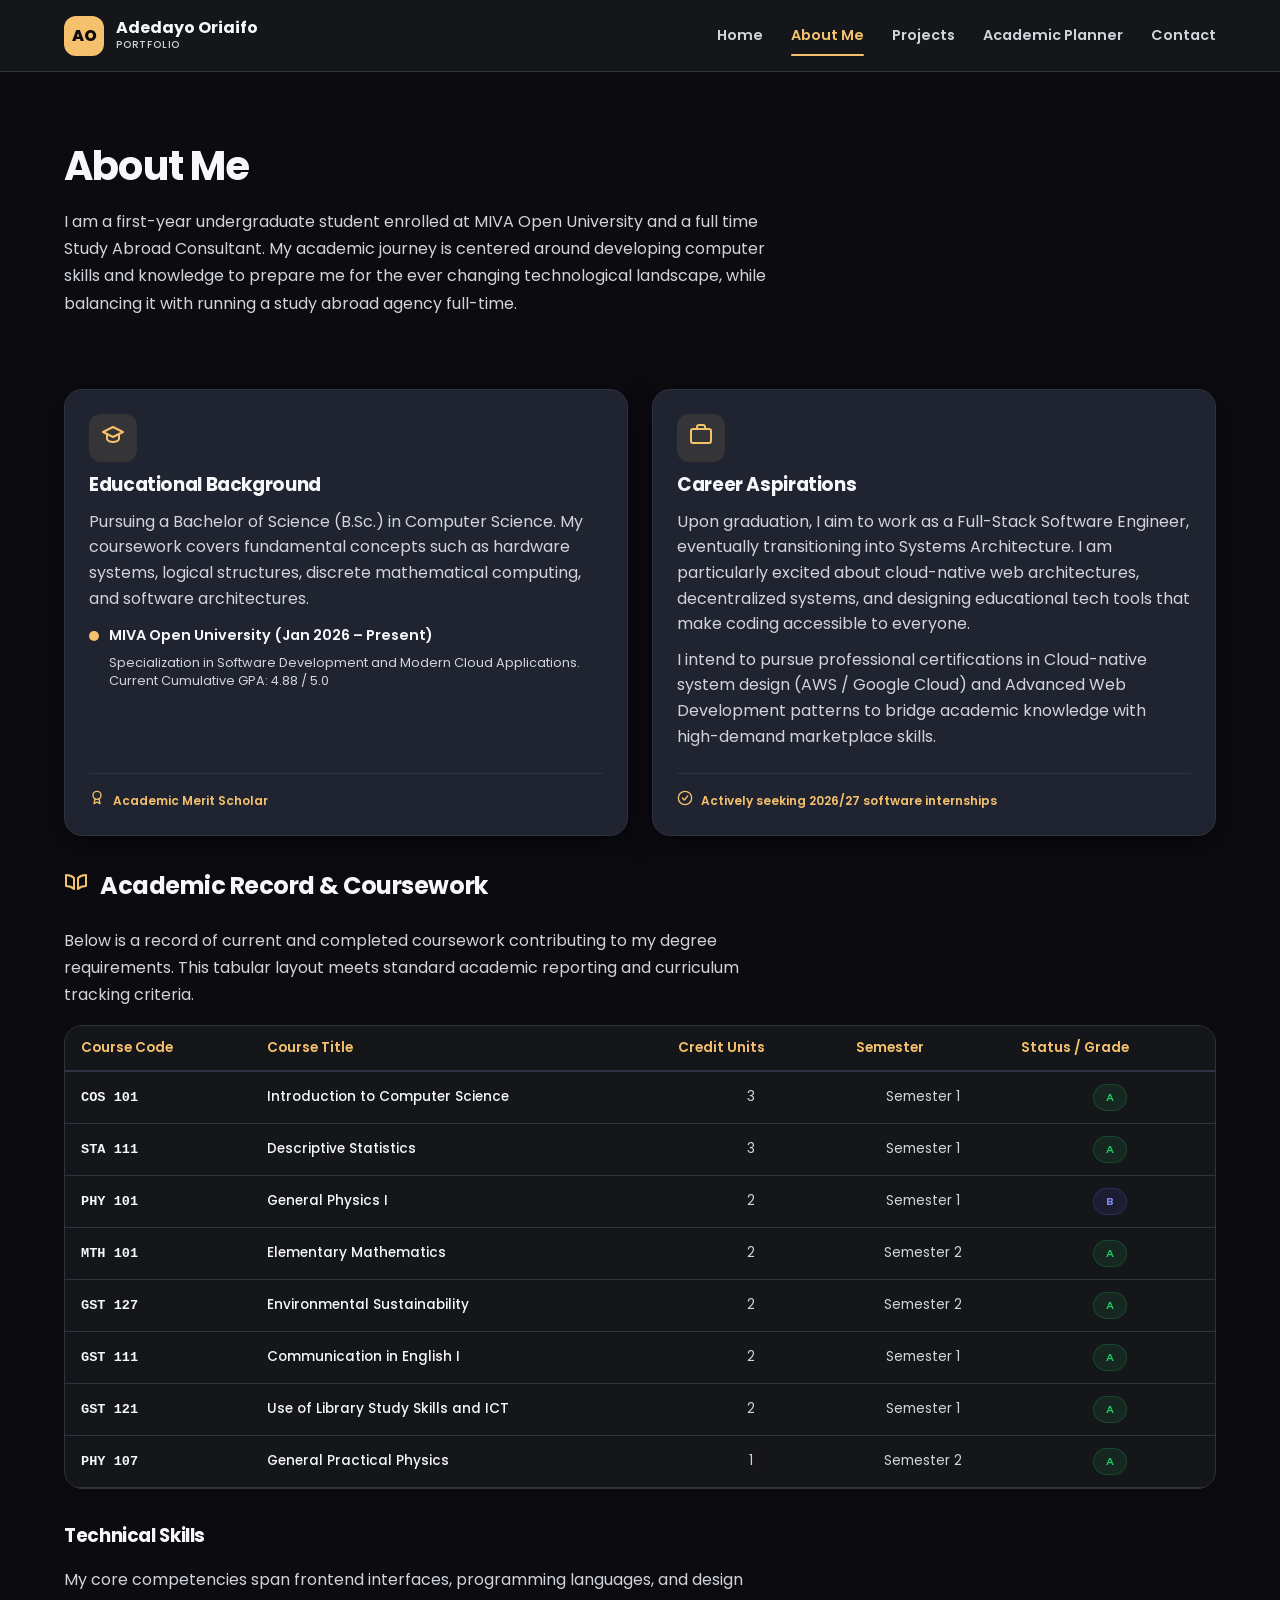
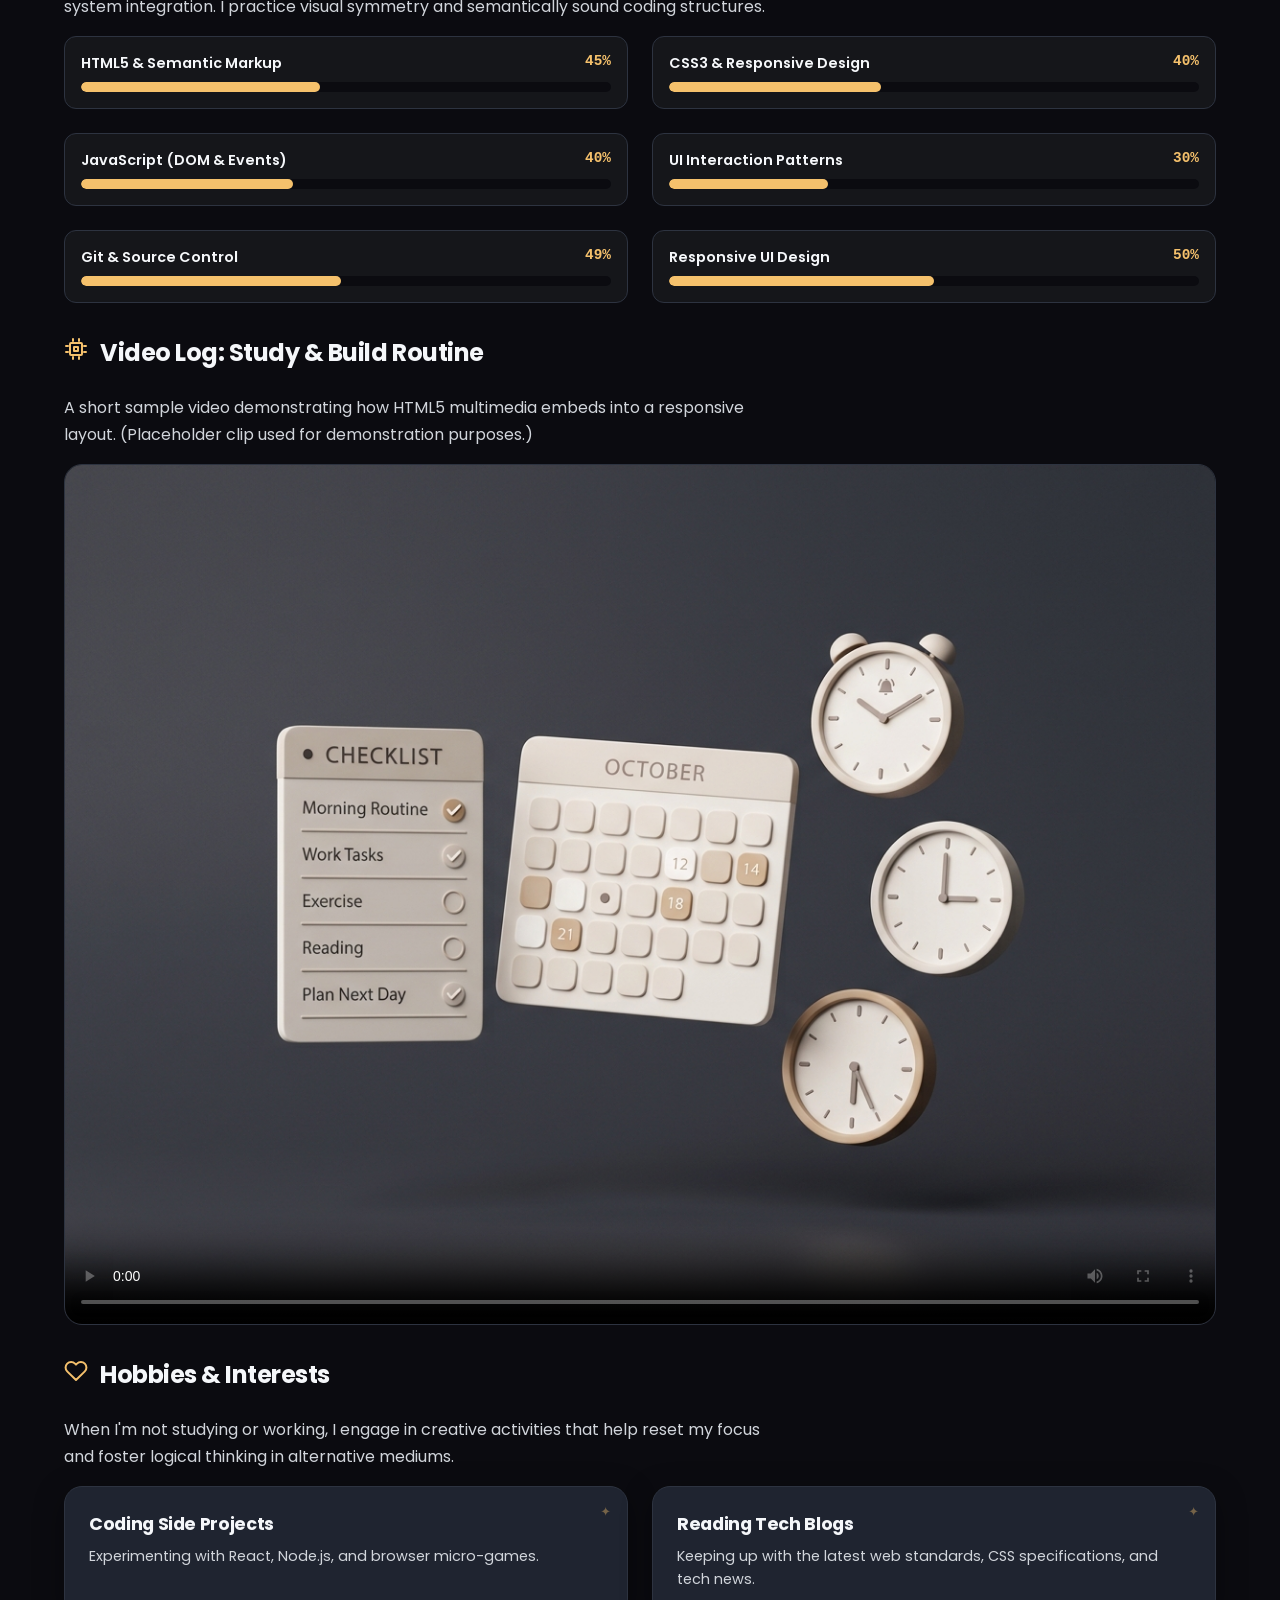
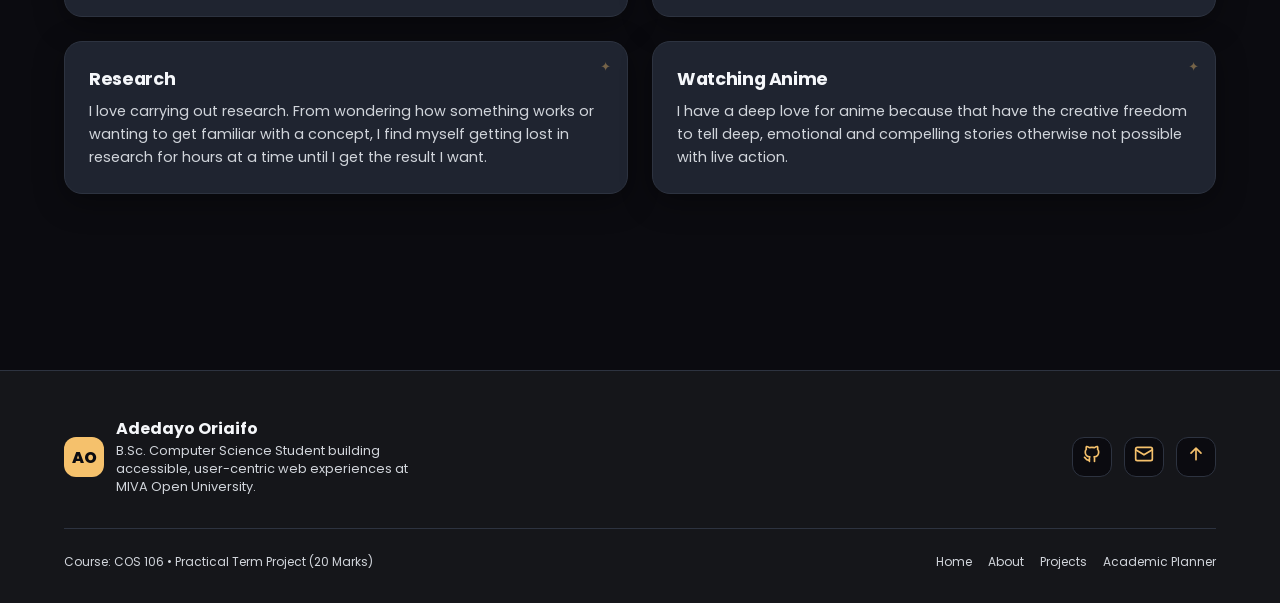
<file: src/about.html>
<!doctype html>
<html lang="en">
<head>
<meta charset="UTF-8" />
<meta name="viewport" content="width=device-width, initial-scale=1.0" />
<title>About Me | Adedayo Oriaifo</title>
<link rel="stylesheet" href="styles.css" />
</head>
<body>

<header class="site-header">
  <div class="container">
    <a href="index.html" class="brand" id="nav-logo">
      <span class="brand-mark">AO</span>
      <span>
        <span class="brand-text-name">Adedayo Oriaifo</span>
        <span class="brand-text-sub">Portfolio</span>
      </span>
    </a>

    <nav class="desktop-nav" aria-label="Primary navigation">
      <a href="index.html" class="nav-link">Home</a>
      <a href="about.html" class="nav-link active">About Me</a>
      <a href="projects.html" class="nav-link">Projects</a>
      <a href="planner.html" class="nav-link">Academic Planner</a>
      <a href="contact.html" class="nav-link">Contact</a>
    </nav>

    <div class="header-actions">
      <button id="mobile-menu-toggle" class="icon-btn mobile-menu-toggle" aria-label="Open menu" aria-expanded="false"></button>
    </div>
  </div>

  <nav id="mobile-nav" class="mobile-nav" hidden aria-label="Mobile navigation">
    <a href="index.html" class="mobile-nav-link"><span data-icon="user"></span>Home</a>
    <a href="about.html" class="mobile-nav-link active"><span data-icon="gradCap"></span>About Me</a>
    <a href="projects.html" class="mobile-nav-link"><span data-icon="folder"></span>Projects</a>
    <a href="planner.html" class="mobile-nav-link"><span data-icon="calendarDays"></span>Academic Planner</a>
    <a href="contact.html" class="mobile-nav-link"><span data-icon="mail"></span>Contact</a>
  </nav>
</header>

<main id="main-content">
  <div class="container">
    <section id="about-section" class="page-section stack gap-4">

      <div class="page-header">
        <h2>About Me</h2>
        <p class="section-lead">I am a first-year undergraduate student enrolled at MIVA Open University and a full time Study Abroad Consultant. My academic journey is centered around developing computer skills and knowledge to prepare me for the ever changing technological landscape, while balancing it with running a study abroad agency full-time.</p>
      </div>

      <!-- Educational Background & Career Aspirations -->
      <div class="grid grid-2">
        <div class="custom-card stack" style="justify-content:space-between;">
          <div>
            <span class="icon-tile" data-icon="gradCap"></span>
            <h3>Educational Background</h3>
            <p class="text-sec" style="line-height:1.6; margin-top:10px;">Pursuing a Bachelor of Science (B.Sc.) in Computer Science. My coursework covers fundamental concepts such as hardware systems, logical structures, discrete mathematical computing, and software architectures.</p>
            <div class="stack gap-1" style="margin-top:14px;">
              <div style="display:flex; align-items:center; gap:10px;">
                <span style="width:10px;height:10px;border-radius:999px;background:var(--accent-pri);display:inline-block;"></span>
                <span style="font-size:0.9rem; font-weight:600;">MIVA Open University (Jan 2026 – Present)</span>
              </div>
              <p class="text-sec" style="font-size:0.8rem; padding-left:20px;">Specialization in Software Development and Modern Cloud Applications. Current Cumulative GPA: 4.88 / 5.0</p>
            </div>
          </div>
          <div class="card-footnote"><span data-icon="award"></span> Academic Merit Scholar</div>
        </div>

        <div class="custom-card stack" style="justify-content:space-between;">
          <div>
            <span class="icon-tile" data-icon="briefcase"></span>
            <h3>Career Aspirations</h3>
            <p class="text-sec" style="line-height:1.6; margin-top:10px;">Upon graduation, I aim to work as a Full-Stack Software Engineer, eventually transitioning into Systems Architecture. I am particularly excited about cloud-native web architectures, decentralized systems, and designing educational tech tools that make coding accessible to everyone.</p>
            <p class="text-sec" style="line-height:1.6; margin-top:10px;">I intend to pursue professional certifications in Cloud-native system design (AWS / Google Cloud) and Advanced Web Development patterns to bridge academic knowledge with high-demand marketplace skills.</p>
          </div>
          <div class="card-footnote"><span data-icon="checkCircle"></span> Actively seeking 2026/27 software internships</div>
        </div>
      </div>

      <!-- Coursework Table -->
      <div class="stack gap-2">
        <div class="section-heading-row"><span data-icon="bookOpen"></span><h3>Academic Record &amp; Coursework</h3></div>
        <p class="section-lead" style="margin-top:0;">Below is a record of current and completed coursework contributing to my degree requirements. This tabular layout meets standard academic reporting and curriculum tracking criteria.</p>

        <div class="custom-table-wrap">
          <table class="custom-table">
            <thead>
              <tr>
                <th>Course Code</th>
                <th>Course Title</th>
                <th class="text-center">Credit Units</th>
                <th class="text-center">Semester</th>
                <th class="text-center">Status / Grade</th>
              </tr>
            </thead>
            <tbody id="coursework-tbody">
              <!-- Rows injected by script.js from INITIAL_COURSES -->
            </tbody>
          </table>
        </div>
      </div>

      <!-- Technical Skills -->
      <div id="skills-subsection" class="stack gap-2">
        <h3>Technical Skills</h3>
        <p class="section-lead" style="margin-top:0;">My core competencies span frontend interfaces, programming languages, and design system integration. I practice visual symmetry and semantically sound coding structures.</p>
        <div class="grid grid-2" id="skills-grid">
          <!-- Skill bars injected by script.js -->
        </div>
      </div>

      <!-- Video Introduction (Multimedia requirement) -->
      <div class="stack gap-2">
        <div class="section-heading-row"><span data-icon="cpu"></span><h3>Video Log: Study &amp; Build Routine</h3></div>
        <p class="section-lead" style="margin-top:0;">A short sample video demonstrating how HTML5 multimedia embeds into a responsive layout. (Placeholder clip used for demonstration purposes.)</p>
        <div class="media-frame">
          <video controls preload="metadata" poster="assets/images/task-app-illustration.jpg">
            <source src="https://www.w3schools.com/html/mov_bbb.mp4" type="video/mp4" />
            Your browser does not support the video tag.
          </video>
        </div>
      </div>

      <!-- Hobbies & Interests -->
      <div class="stack gap-2">
        <div class="section-heading-row"><span data-icon="heart"></span><h3>Hobbies &amp; Interests</h3></div>
        <p class="section-lead" style="margin-top:0;">When I'm not studying or working, I engage in creative activities that help reset my focus and foster logical thinking in alternative mediums.</p>
        <div class="grid grid-3 md-2" id="hobbies-grid">
          <!-- Hobby cards injected by script.js -->
        </div>
      </div>

    </section>
  </div>
</main>

<footer class="site-footer">
  <div class="container">
    <div class="footer-top">
      <div class="footer-brand">
        <span class="brand-mark">AO</span>
        <div>
          <span class="brand-text-name">Adedayo Oriaifo</span>
          <p>B.Sc. Computer Science Student building accessible, user-centric web experiences at MIVA Open University.</p>
        </div>
      </div>
      <div class="footer-socials">
        <a href="https://github.com/aria-thorne" target="_blank" rel="noreferrer" class="icon-btn" title="GitHub Profile" data-icon="github"></a>
        <a href="contact.html" class="icon-btn" title="Contact Me" data-icon="mail"></a>
        <button id="back-to-top-btn" class="icon-btn" title="Back to Top" data-icon="arrowUp"></button>
      </div>
    </div>
    <div class="footer-bottom">
      <span>Course: COS 106 • Practical Term Project (20 Marks)</span>
      <div class="footer-links">
        <a href="index.html">Home</a>
        <a href="about.html">About</a>
        <a href="projects.html">Projects</a>
        <a href="planner.html">Academic Planner</a>
      </div>
    </div>
  </div>
</footer>

<script src="script.js"></script>
<script>
  document.addEventListener('DOMContentLoaded', () => {
    // Coursework table rows
    const tbody = document.getElementById('coursework-tbody');
    INITIAL_COURSES.forEach((course) => {
      const gradeClass = course.grade === 'Pending' ? 'grade-pending' : course.grade.startsWith('A') ? 'grade-a' : 'grade-b';
      const tr = document.createElement('tr');
      tr.innerHTML = `
        <td style="font-family:monospace; font-weight:600; color:var(--text-pri);">${course.code}</td>
        <td style="font-weight:500; color:var(--text-pri);">${course.title}</td>
        <td class="text-center">${course.credits}</td>
        <td class="text-center">${course.semester}</td>
        <td class="text-center"><span class="grade-pill ${gradeClass}">${course.grade}</span></td>
      `;
      tbody.appendChild(tr);
    });

    // Skill bars
    const skillsGrid = document.getElementById('skills-grid');
    STUDENT_PROFILE.skills.forEach((skill) => {
      const div = document.createElement('div');
      div.className = 'skill-bar-item';
      div.innerHTML = `
        <div class="skill-bar-top">
          <span style="font-weight:600;">${skill.name}</span>
          <span class="pct">${skill.percentage}%</span>
        </div>
        <div class="skill-bar-track"><div class="skill-bar-fill" style="width:${skill.percentage}%"></div></div>
      `;
      skillsGrid.appendChild(div);
    });

    // Hobbies
    const hobbiesGrid = document.getElementById('hobbies-grid');
    STUDENT_PROFILE.hobbies.forEach((hobby) => {
      const div = document.createElement('div');
      div.className = 'custom-card hobby-card';
      div.innerHTML = `
        <span class="hobby-star">✦</span>
        <h4>${hobby.name}</h4>
        <p>${hobby.description}</p>
      `;
      hobbiesGrid.appendChild(div);
    });
  });
</script>
</body>
</html>
</file>
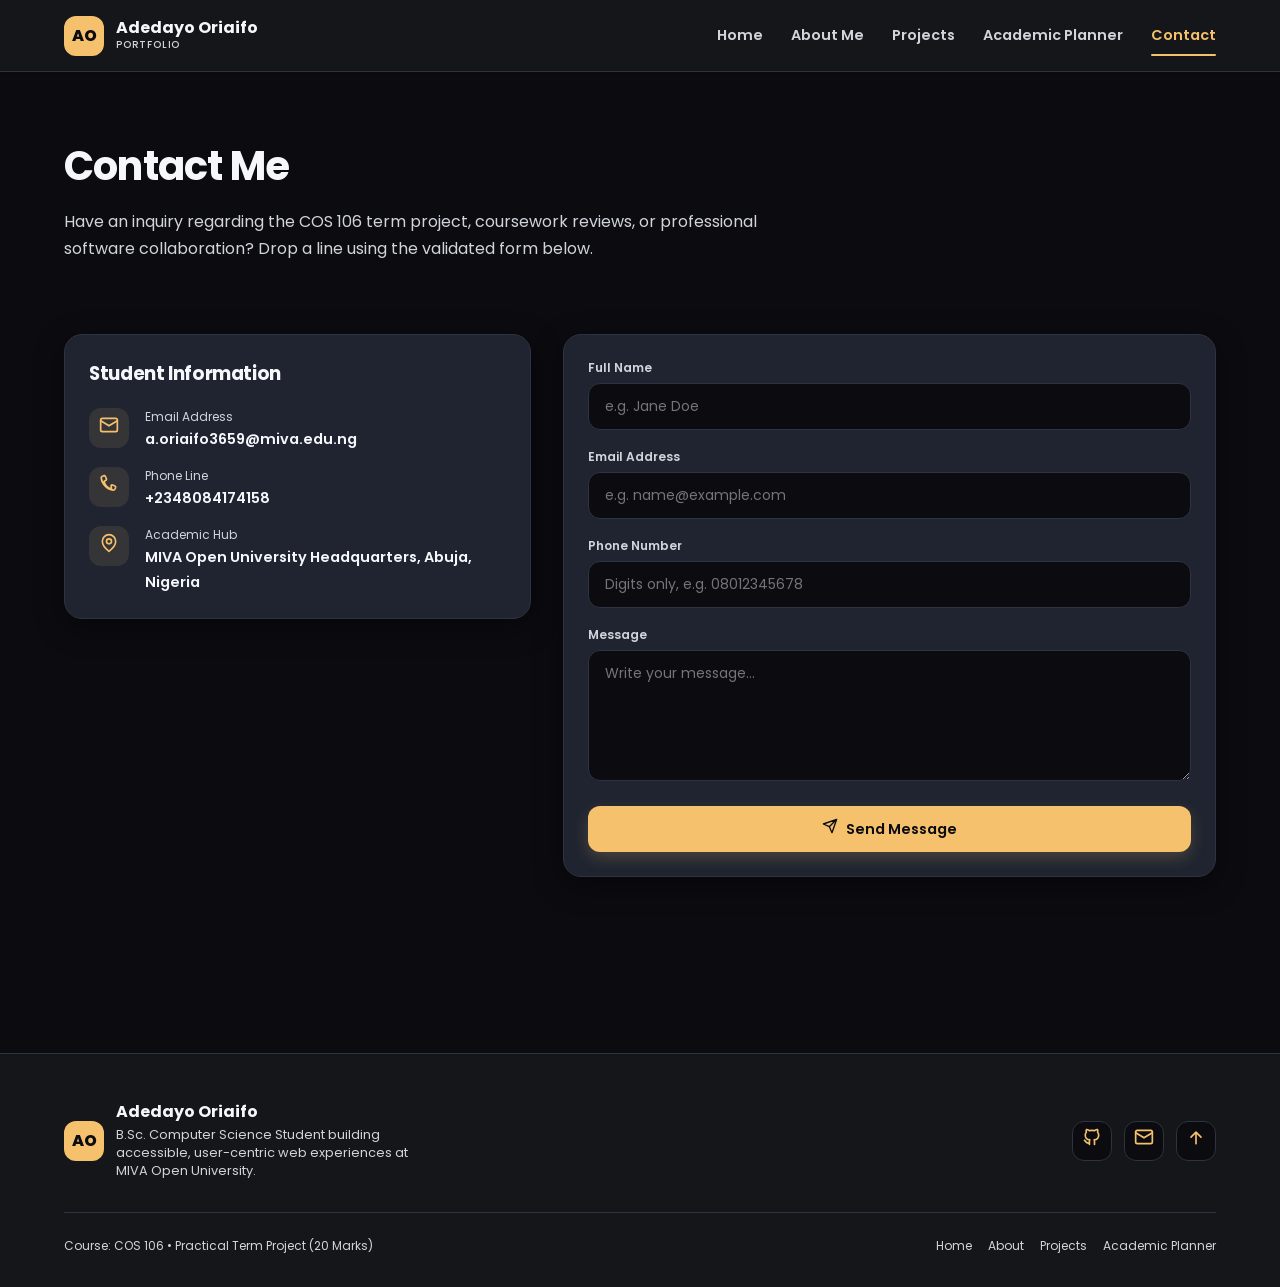
<file: src/contact.html>
<!doctype html>
<html lang="en">
<head>
<meta charset="UTF-8" />
<meta name="viewport" content="width=device-width, initial-scale=1.0" />
<title>Contact | Adedayo Oriaifo</title>
<link rel="stylesheet" href="styles.css" />
</head>
<body>

<header class="site-header">
  <div class="container">
    <a href="index.html" class="brand" id="nav-logo">
      <span class="brand-mark">AO</span>
      <span>
        <span class="brand-text-name">Adedayo Oriaifo</span>
        <span class="brand-text-sub">Portfolio</span>
      </span>
    </a>

    <nav class="desktop-nav" aria-label="Primary navigation">
      <a href="index.html" class="nav-link">Home</a>
      <a href="about.html" class="nav-link">About Me</a>
      <a href="projects.html" class="nav-link">Projects</a>
      <a href="planner.html" class="nav-link">Academic Planner</a>
      <a href="contact.html" class="nav-link active">Contact</a>
    </nav>

    <div class="header-actions">
      <button id="mobile-menu-toggle" class="icon-btn mobile-menu-toggle" aria-label="Open menu" aria-expanded="false"></button>
    </div>
  </div>

  <nav id="mobile-nav" class="mobile-nav" hidden aria-label="Mobile navigation">
    <a href="index.html" class="mobile-nav-link"><span data-icon="user"></span>Home</a>
    <a href="about.html" class="mobile-nav-link"><span data-icon="gradCap"></span>About Me</a>
    <a href="projects.html" class="mobile-nav-link"><span data-icon="folder"></span>Projects</a>
    <a href="planner.html" class="mobile-nav-link"><span data-icon="calendarDays"></span>Academic Planner</a>
    <a href="contact.html" class="mobile-nav-link active"><span data-icon="mail"></span>Contact</a>
  </nav>
</header>

<main id="main-content">
  <div class="container">
    <section id="contact-section" class="page-section stack gap-4">

      <div class="page-header">
        <h2>Contact Me</h2>
        <p class="section-lead">Have an inquiry regarding the COS 106 term project, coursework reviews, or professional software collaboration? Drop a line using the validated form below.</p>
      </div>

      <div class="contact-grid">
        <div class="stack gap-2">
          <div class="custom-card">
            <h3 style="margin-bottom:20px;">Student Information</h3>
            <div class="stack gap-2">
              <div class="info-row">
                <span class="info-icon" data-icon="mail"></span>
                <div class="info-text">
                  <span class="lbl">Email Address</span>
                  <a href="mailto:a.oriaifo3659@miva.edu.ng" class="val">a.oriaifo3659@miva.edu.ng</a>
                </div>
              </div>
              <div class="info-row">
                <span class="info-icon" data-icon="phone"></span>
                <div class="info-text">
                  <span class="lbl">Phone Line</span>
                  <a href="tel:+2348084174158" class="val">+2348084174158</a>
                </div>
              </div>
              <div class="info-row">
                <span class="info-icon" data-icon="mapPin"></span>
                <div class="info-text">
                  <span class="lbl">Academic Hub</span>
                  <span class="val">MIVA Open University Headquarters, Abuja, Nigeria</span>
                </div>
              </div>
            </div>
          </div>
        </div>

        <div class="custom-card">
          <div id="form-error" class="form-alert error" hidden>
            <span data-icon="alertCircle"></span>
            <span id="form-error-text"></span>
          </div>
          <div id="form-success" class="form-alert success" hidden>
            <span data-icon="checkCircle"></span>
            <span id="form-success-text"></span>
          </div>

          <form id="contact-form" class="contact-form" novalidate>
            <div>
              <label class="field-label" for="contact-name">Full Name</label>
              <input id="contact-name" type="text" class="custom-input" placeholder="e.g. Jane Doe" />
            </div>
            <div>
              <label class="field-label" for="contact-email">Email Address</label>
              <input id="contact-email" type="email" class="custom-input" placeholder="e.g. name@example.com" />
            </div>
            <div>
              <label class="field-label" for="contact-phone">Phone Number</label>
              <input id="contact-phone" type="tel" class="custom-input" placeholder="Digits only, e.g. 08012345678" />
            </div>
            <div>
              <label class="field-label" for="contact-message">Message</label>
              <textarea id="contact-message" class="custom-input" rows="5" placeholder="Write your message..."></textarea>
            </div>
            <button type="submit" id="contact-submit-btn" class="btn btn-primary btn-block"><span data-icon="send"></span> Send Message</button>
          </form>
        </div>
      </div>

    </section>
  </div>
</main>

<footer class="site-footer">
  <div class="container">
    <div class="footer-top">
      <div class="footer-brand">
        <span class="brand-mark">AO</span>
        <div>
          <span class="brand-text-name">Adedayo Oriaifo</span>
          <p>B.Sc. Computer Science Student building accessible, user-centric web experiences at MIVA Open University.</p>
        </div>
      </div>
      <div class="footer-socials">
        <a href="https://github.com/aria-thorne" target="_blank" rel="noreferrer" class="icon-btn" title="GitHub Profile" data-icon="github"></a>
        <a href="contact.html" class="icon-btn" title="Contact Me" data-icon="mail"></a>
        <button id="back-to-top-btn" class="icon-btn" title="Back to Top" data-icon="arrowUp"></button>
      </div>
    </div>
    <div class="footer-bottom">
      <span>Course: COS 106 • Practical Term Project (20 Marks)</span>
      <div class="footer-links">
        <a href="index.html">Home</a>
        <a href="about.html">About</a>
        <a href="projects.html">Projects</a>
        <a href="planner.html">Academic Planner</a>
      </div>
    </div>
  </div>
</footer>

<script src="script.js"></script>
<script>
  document.addEventListener('DOMContentLoaded', () => {
    const form = document.getElementById('contact-form');
    const errorBox = document.getElementById('form-error');
    const errorText = document.getElementById('form-error-text');
    const successBox = document.getElementById('form-success');
    const successText = document.getElementById('form-success-text');
    const submitBtn = document.getElementById('contact-submit-btn');

    function showError(msg) {
      errorText.textContent = msg;
      errorBox.hidden = false;
      successBox.hidden = true;
    }
    function clearAlerts() {
      errorBox.hidden = true;
      successBox.hidden = true;
    }

    form.addEventListener('submit', (e) => {
      e.preventDefault();
      clearAlerts();

      const name = document.getElementById('contact-name').value.trim();
      const email = document.getElementById('contact-email').value.trim();
      const phone = document.getElementById('contact-phone').value.trim();
      const message = document.getElementById('contact-message').value.trim();

      // 1. No field empty
      if (!name || !email || !phone || !message) {
        showError('All form fields are required. Please do not leave any field empty.');
        return;
      }

      // 2. Valid email format
      const emailRegex = /^[^\s@]+@[^\s@]+\.[^\s@]+$/;
      if (!emailRegex.test(email)) {
        showError('Please enter a valid email address (e.g. name@example.com).');
        return;
      }

      // 3. Phone digits only
      const digitsOnlyRegex = /^\d+$/;
      if (!digitsOnlyRegex.test(phone)) {
        showError('Phone number must contain digits only (no spaces, hyphens, or brackets).');
        return;
      }

      // Simulate submission
      submitBtn.disabled = true;
      submitBtn.innerHTML = 'Sending...';
      setTimeout(() => {
        submitBtn.disabled = false;
        submitBtn.innerHTML = `${icon('send')} Send Message`;
        successText.textContent = 'Thank you! Your message has been successfully validated and received.';
        successBox.hidden = false;
        form.reset();
      }, 1200);
    });
  });
</script>
</body>
</html>
</file>
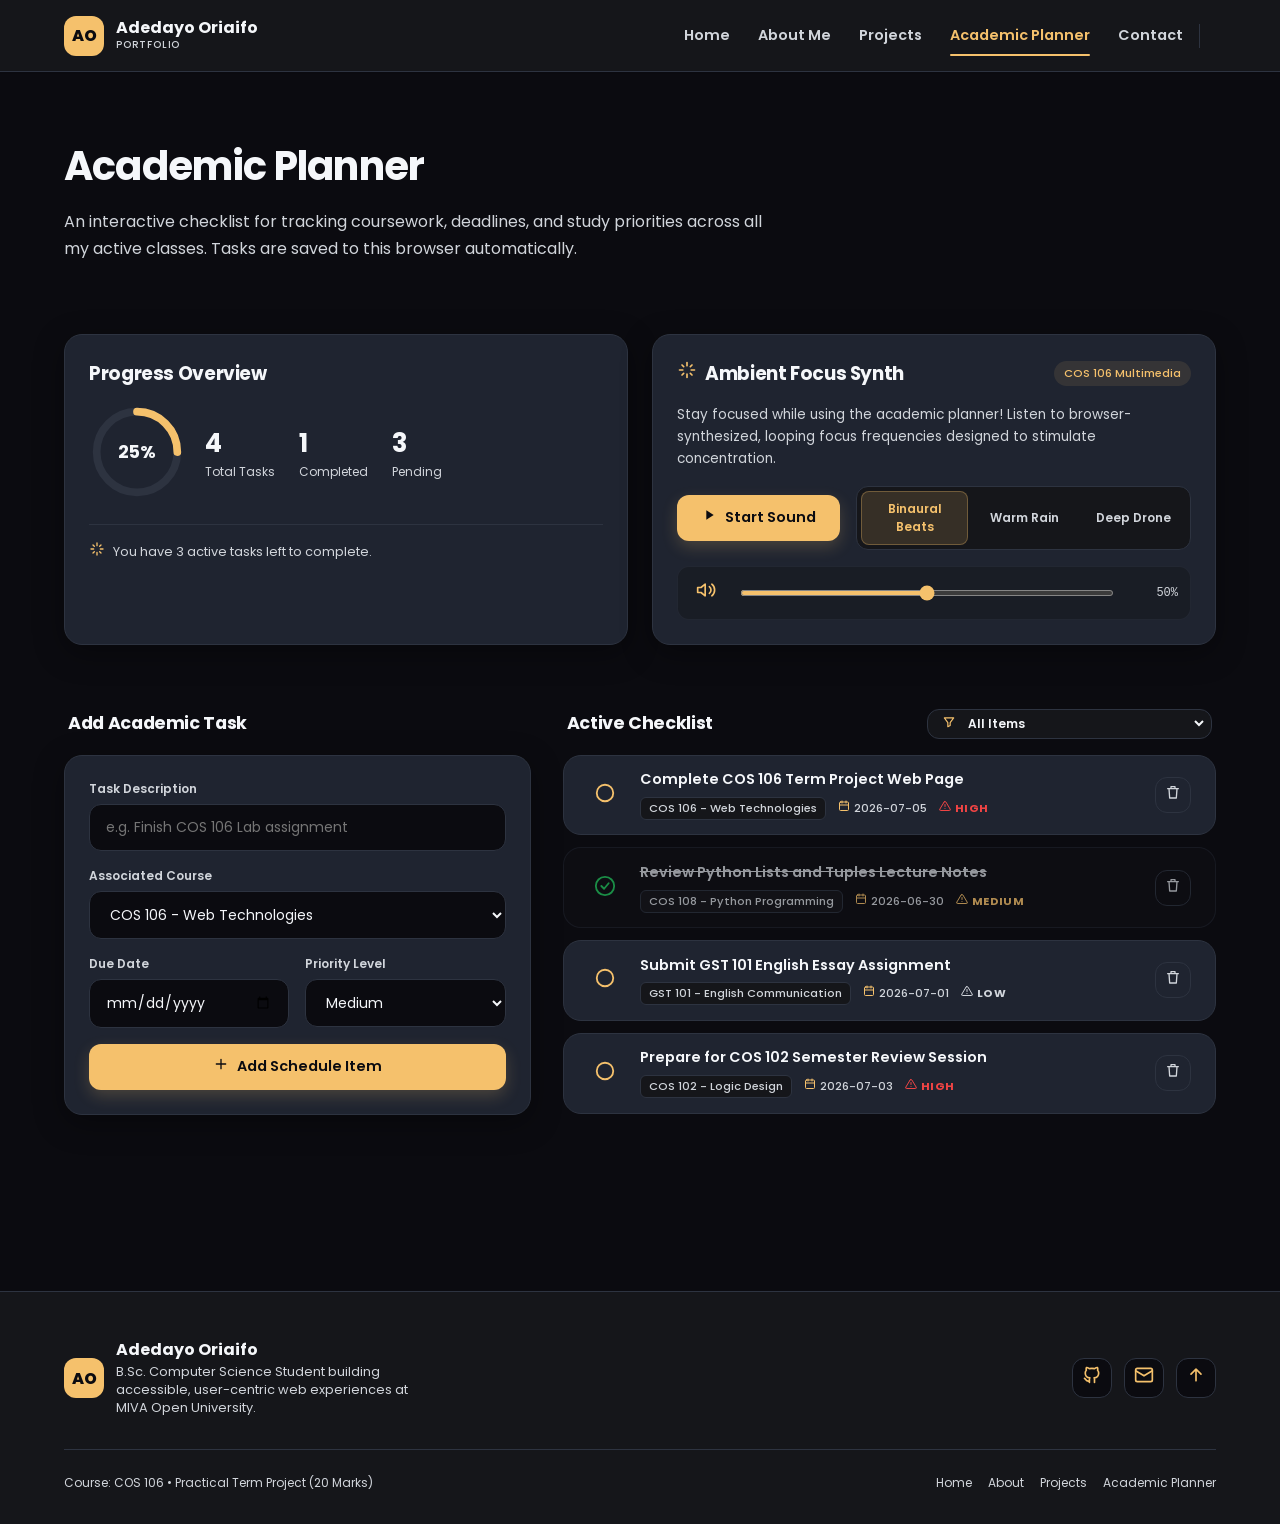
<file: src/planner.html>
<!doctype html>
<html lang="en">
<head>
<meta charset="UTF-8" />
<meta name="viewport" content="width=device-width, initial-scale=1.0" />
<title>Academic Planner | Adedayo Oriaifo</title>
<link rel="stylesheet" href="styles.css" />
</head>
<body>

<header class="site-header">
  <div class="container">
    <a href="index.html" class="brand" id="nav-logo">
      <span class="brand-mark">AO</span>
      <span>
        <span class="brand-text-name">Adedayo Oriaifo</span>
        <span class="brand-text-sub">Portfolio</span>
      </span>
    </a>

    <nav class="desktop-nav" aria-label="Primary navigation">
      <a href="index.html" class="nav-link">Home</a>
      <a href="about.html" class="nav-link">About Me</a>
      <a href="projects.html" class="nav-link">Projects</a>
      <a href="planner.html" class="nav-link active">Academic Planner</a>
      <a href="contact.html" class="nav-link">Contact</a>
    </nav>

    <div class="nav-separator"></div>

    <div class="header-actions">
      <button id="mobile-menu-toggle" class="icon-btn mobile-menu-toggle" aria-label="Open menu" aria-expanded="false"></button>
    </div>
  </div>

  <nav id="mobile-nav" class="mobile-nav" hidden aria-label="Mobile navigation">
    <a href="index.html" class="mobile-nav-link"><span data-icon="user"></span>Home</a>
    <a href="about.html" class="mobile-nav-link"><span data-icon="gradCap"></span>About Me</a>
    <a href="projects.html" class="mobile-nav-link"><span data-icon="folder"></span>Projects</a>
    <a href="planner.html" class="mobile-nav-link active"><span data-icon="calendarDays"></span>Academic Planner</a>
    <a href="contact.html" class="mobile-nav-link"><span data-icon="mail"></span>Contact</a>
  </nav>
</header>

<main id="main-content">
  <div class="container">
    <section id="planner-section" class="page-section stack gap-4">

      <div class="page-header">
        <h2>Academic Planner</h2>
        <p class="section-lead">An interactive checklist for tracking coursework, deadlines, and study priorities across all my active classes. Tasks are saved to this browser automatically.</p>
      </div>

      <div class="planner-summary">
        <div class="custom-card">
          <h3 style="margin-bottom:16px;">Progress Overview</h3>
          <div class="progress-ring-wrap">
            <div class="progress-ring">
              <svg viewBox="0 0 100 100">
                <circle class="ring-bg" cx="50" cy="50" r="42"></circle>
                <circle id="progress-ring-fill" class="ring-fill" cx="50" cy="50" r="42" stroke-dasharray="264" stroke-dashoffset="264"></circle>
              </svg>
              <div class="progress-ring-label" id="progress-ring-label">0%</div>
            </div>
            <div class="progress-stats">
              <div class="progress-stat"><span class="num" id="stat-total">0</span><span class="lbl">Total Tasks</span></div>
              <div class="progress-stat"><span class="num" id="stat-completed">0</span><span class="lbl">Completed</span></div>
              <div class="progress-stat"><span class="num" id="stat-pending">0</span><span class="lbl">Pending</span></div>
            </div>
          </div>
          <div class="planner-note"><span data-icon="sparkles"></span><span id="planner-note-text">You have 0 active tasks left to complete.</span></div>
        </div>

        <div class="custom-card beats-player">
          <div class="beats-head">
            <span class="title-row"><span data-icon="sparkles"></span><h3>Ambient Focus Synth</h3></span>
            <span class="beats-badge">COS 106 Multimedia</span>
          </div>
          <p class="beats-desc">Stay focused while using the academic planner! Listen to browser-synthesized, looping focus frequencies designed to stimulate concentration.</p>
          <div class="beats-controls">
            <button id="focus-beats-play-toggle" class="btn btn-primary"><span data-icon="play"></span> Start Sound</button>
            <div class="beats-type-toggle">
              <button class="beats-type-btn active" data-type="binaural">Binaural Beats</button>
              <button class="beats-type-btn" data-type="rain">Warm Rain</button>
              <button class="beats-type-btn" data-type="ambient">Deep Drone</button>
            </div>
          </div>
          <div class="beats-volume-row">
            <button id="mute-toggle-btn" data-icon="volume2"></button>
            <input type="range" id="volume-slider" min="0" max="1" step="0.05" value="0.5" />
            <span class="vol-label" id="volume-label">50%</span>
          </div>
        </div>
      </div>

      <div class="planner-forms">
        <div class="stack gap-2">
          <h3 style="font-size:1.1rem; padding-left:4px; padding-right:4px;">Add Academic Task</h3>
          <form id="add-task-form" class="custom-card task-form">
            <div>
              <label class="field-label" for="task-title-input">Task Description</label>
              <input id="task-title-input" type="text" required placeholder="e.g. Finish COS 106 Lab assignment" class="custom-input" />
            </div>
            <div>
              <label class="field-label" for="task-course-select">Associated Course</label>
              <select id="task-course-select" class="custom-input">
                <option value="COS 106 - Web Technologies">COS 106 - Web Technologies</option>
                <option value="COS 108 - Python Programming">COS 108 - Python Programming</option>
                <option value="COS 102 - Logic Design">COS 102 - Logic Design</option>
                <option value="GST 101 - English Communication">GST 101 - English Communication</option>
                <option value="Other / General Study">Other / General Study</option>
              </select>
            </div>
            <div class="field-row-2">
              <div>
                <label class="field-label" for="task-date-input">Due Date</label>
                <input id="task-date-input" type="date" class="custom-input" />
              </div>
              <div>
                <label class="field-label" for="task-priority-select">Priority Level</label>
                <select id="task-priority-select" class="custom-input">
                  <option value="low">Low</option>
                  <option value="medium" selected>Medium</option>
                  <option value="high">High</option>
                </select>
              </div>
            </div>
            <button type="submit" id="add-task-submit-btn" class="btn btn-primary btn-block"><span data-icon="plus"></span> Add Schedule Item</button>
          </form>
        </div>

        <div class="stack gap-2">
          <div class="task-list-head" style="padding-left:4px; padding-right:4px;">
            <h3 style="font-size:1.1rem;">Active Checklist</h3>
            <div class="task-filter">
              <span data-icon="filter"></span>
              <select id="task-filter-select">
                <option value="all">All Items</option>
                <option value="pending">Pending Only</option>
                <option value="completed">Completed Only</option>
              </select>
            </div>
          </div>
          <div class="task-list" id="task-list-container"></div>
        </div>
      </div>

    </section>
  </div>
</main>

<footer class="site-footer">
  <div class="container">
    <div class="footer-top">
      <div class="footer-brand">
        <span class="brand-mark">AO</span>
        <div>
          <span class="brand-text-name">Adedayo Oriaifo</span>
          <p>B.Sc. Computer Science Student building accessible, user-centric web experiences at MIVA Open University.</p>
        </div>
      </div>
      <div class="footer-socials">
        <a href="https://github.com/aria-thorne" target="_blank" rel="noreferrer" class="icon-btn" title="GitHub Profile" data-icon="github"></a>
        <a href="contact.html" class="icon-btn" title="Contact Me" data-icon="mail"></a>
        <button id="back-to-top-btn" class="icon-btn" title="Back to Top" data-icon="arrowUp"></button>
      </div>
    </div>
    <div class="footer-bottom">
      <span>Course: COS 106 • Practical Term Project (20 Marks)</span>
      <div class="footer-links">
        <a href="index.html">Home</a>
        <a href="about.html">About</a>
        <a href="projects.html">Projects</a>
        <a href="planner.html">Academic Planner</a>
      </div>
    </div>
  </div>
</footer>

<script src="script.js"></script>
<script src="planner.js"></script>
</body>
</html>
</file>
<file: styles.css>
@import url('https://fonts.googleapis.com/css2?family=Poppins:wght@400;500;600;700;800&display=swap');

/* ===================== THEME VARIABLES ===================== */
/* I did extensive research on color theory before settling on this palette. */
/* I wanted a dark theme that was easy on the eyes, but also had a pop of color to make it feel lively and energetic. */
/* The accent colors are meant to draw attention to important elements without being overwhelming. */
:root {
  /* Dark Theme */
  --bg-main: #0B0B10;
  --bg-sec: #15161A;
  --bg-card: #1F2430;
  --text-pri: #F5F7FA;
  --text-sec: #D1D5DB;
  --accent-pri: #F5C16C;
  --accent-hov: #D99706;
  --accent-sec: #A78BFA;
  --color-success: #22C55E;
  --color-error: #EF4444;
  --color-border: #2D3340;
  --theme-shadow: 0 8px 30px rgba(0, 0, 0, 0.35);
  --font-sans: "Poppins", ui-sans-serif, system-ui, -apple-system, sans-serif;
}

/* ===================== RESET / BASE ===================== */
* { box-sizing: border-box; }

html { scroll-behavior: smooth; }

body {
  background-color: var(--bg-main);
  color: var(--text-pri);
  font-family: var(--font-sans);
  margin: 0;
  padding: 0;
  min-height: 100vh;
  transition: background-color 0.3s ease, color 0.3s ease, border-color 0.3s ease;
}

img { max-width: 100%; display: block; }
a { color: inherit; text-decoration: none; }
button { font-family: inherit; cursor: pointer; }
::selection { background-color: rgba(245, 193, 108, 0.2); color: var(--accent-pri); }

h1, h2, h3, h4, h5 { margin: 0; font-weight: 700; letter-spacing: -0.02em; }
p { margin: 0; }
ul { margin: 0; padding: 0; list-style: none; }

.container {
  width: 100%;
  max-width: 1200px;
  margin: 0 auto;
  padding: 0 24px;
}

.page-section {
  padding: 32px 0 64px;
  animation: fadeIn 0.35s ease;
}

@media (min-width: 768px) {
  .page-section { padding: 64px 0 96px; }
}

@keyframes fadeIn {
  from { opacity: 0; transform: translateY(12px); }
  to { opacity: 1; transform: translateY(0); }
}

.animate-fade-in { animation: fadeIn 0.35s ease; }

main {
  flex-grow: 1;
  padding-top: 72px;
  padding-bottom: 80px;
  min-height: calc(100vh - 200px);
}

body {
  display: flex;
  flex-direction: column;
}

/* ===================== UTILITIES ===================== */
.text-sec { color: var(--text-sec); }
.text-accent { color: var(--accent-pri); }
.section-lead {
  max-width: 720px;
  color: var(--text-sec);
  font-size: 1rem;
  line-height: 1.7;
  margin-top: 12px;
}
.page-header { margin-bottom: 40px; }
.page-header h2 { font-size: 2rem; }
@media (min-width: 768px) { .page-header h2 { font-size: 2.5rem; } }

.eyebrow {
  display: inline-flex;
  align-items: center;
  gap: 8px;
  padding: 6px 14px;
  width: fit-content;
  border-radius: 999px;
  background: color-mix(in srgb, var(--accent-pri) 10%, transparent);
  border: 1px solid color-mix(in srgb, var(--accent-pri) 20%, transparent);
  color: var(--accent-pri);
  font-size: 0.75rem;
  font-weight: 600;
  letter-spacing: 0.06em;
  text-transform: uppercase;
}

/* ===================== HEADER / NAV ===================== */
.site-header {
  position: fixed;
  top: 0; left: 0;
  width: 100%;
  height: 72px;
  z-index: 50;
  background-color: var(--bg-sec);
  border-bottom: 1px solid var(--color-border);
  display: flex;
  align-items: center;
  box-shadow: 0 1px 2px rgba(0,0,0,0.05);
}

.site-header .container {
  display: flex;
  align-items: center;
  justify-content: space-between;
}

.brand {
  display: flex;
  align-items: center;
  gap: 12px;
  user-select: none;
}

.brand-mark {
  width: 40px; height: 40px;
  border-radius: 12px;
  background: var(--accent-pri);
  display: flex;
  align-items: center;
  justify-content: center;
  font-weight: 800;
  color: var(--bg-main);
  font-size: 1rem;
  transition: transform 0.3s ease;
  flex-shrink: 0;
}
.brand:hover .brand-mark { transform: scale(1.05); }

.brand-text-name {
  font-weight: 700;
  font-size: 1rem;
  display: block;
  line-height: 1.2;
  color: var(--text-pri);
}
.brand-text-sub {
  font-size: 10px;
  color: var(--text-sec);
  font-weight: 500;
  text-transform: uppercase;
  letter-spacing: 0.08em;
  display: block;
}

.desktop-nav {
  display: none;
  align-items: center;
  gap: 28px;
  margin-left: auto;
  height: 100%;
}

@media (min-width: 768px) { .desktop-nav { display: flex; } }

.nav-link {
  position: relative;
  padding: 4px 0;
  font-size: 0.9rem;
  font-weight: 600;
  color: var(--text-sec);
  transition: color 0.3s ease;
  background: none;
  border: none;
}
.nav-link:hover { color: var(--text-pri); }
.nav-link.active { color: var(--accent-pri); }
.nav-link.active::after {
  content: '';
  position: absolute;
  bottom: -6px; left: 0;
  width: 100%; height: 2px;
  border-radius: 999px;
  background: var(--accent-pri);
}

.header-actions {
  display: flex;
  align-items: center;
  gap: 12px;
  position: relative;
}

.icon-btn {
  width: 40px; height: 40px;
  border-radius: 12px;
  border: 1px solid var(--color-border);
  background-color: var(--bg-main);
  color: var(--accent-pri);
  display: flex;
  align-items: center;
  justify-content: center;
  transition: all 0.3s ease;
}
.icon-btn:hover { background-color: var(--bg-sec); transform: scale(1.05); }
.icon-btn svg { width: 20px; height: 20px; }

.mobile-menu-toggle { display: flex; color: var(--text-pri); }
@media (min-width: 768px) { .mobile-menu-toggle { display: none; } }

.mobile-nav {
  position: absolute;
  top: 72px; left: 0;
  width: 100%;
  background-color: var(--bg-sec);
  border-bottom: 1px solid var(--color-border);
  padding: 24px;
  box-shadow: 0 20px 40px rgba(0,0,0,0.2);
  display: flex;
  flex-direction: column;
  gap: 8px;
}
.mobile-nav[hidden] { display: none; }
@media (min-width: 768px) { .mobile-nav { display: none !important; } }

.mobile-nav-link {
  display: flex;
  align-items: center;
  gap: 14px;
  padding: 12px 16px;
  border-radius: 12px;
  font-weight: 500;
  font-size: 0.9rem;
  color: var(--text-sec);
  background: none;
  border: none;
  text-align: left;
  transition: all 0.3s ease;
}
.mobile-nav-link:hover { color: var(--text-pri); background: var(--bg-main); }
.mobile-nav-link.active { background: var(--accent-pri); color: var(--bg-main); }
.mobile-nav-link svg { width: 20px; height: 20px; color: var(--accent-pri); flex-shrink: 0; }
.mobile-nav-link.active svg { color: var(--bg-main); }

/* ===================== BUTTONS ===================== */
.btn {
  display: inline-flex;
  align-items: center;
  justify-content: center;
  gap: 8px;
  padding: 12px 24px;
  border-radius: 12px;
  font-weight: 600;
  font-size: 0.9rem;
  border: none;
  transition: all 0.3s ease;
  white-space: nowrap;
}
.btn:active { transform: scale(0.98); }
.btn-primary {
  background-color: var(--accent-pri);
  color: var(--bg-main);
  box-shadow: 0 6px 16px color-mix(in srgb, var(--accent-pri) 20%, transparent);
}
.btn-primary:hover { background-color: var(--accent-hov); transform: scale(1.02); }
.btn-outline {
  background: transparent;
  color: var(--text-pri);
  border: 1px solid var(--color-border);
}
.btn-outline:hover { background: color-mix(in srgb, var(--accent-pri) 10%, transparent); }
.btn-outline-accent {
  background: transparent;
  color: var(--accent-pri);
  border: 1px solid var(--accent-pri);
}
.btn-outline-accent:hover { background: color-mix(in srgb, var(--accent-pri) 10%, transparent); }
.btn-block { width: 100%; }
.btn-sm { padding: 10px 16px; font-size: 0.8rem; }
.btn svg { width: 16px; height: 16px; }

/* ===================== CARDS / INPUT / TABLE ===================== */
.custom-card {
  background-color: var(--bg-card);
  border-radius: 18px;
  padding: 24px;
  border: 1px solid var(--color-border);
  box-shadow: var(--theme-shadow);
  transition: transform 0.3s ease, box-shadow 0.3s ease, background-color 0.3s ease, border-color 0.3s ease;
  position: relative;
}
.custom-card:hover {
  transform: translateY(-6px);
  box-shadow: 0 12px 40px rgba(0, 0, 0, 0.45);
}
.custom-input {
  width: 100%;
  background-color: var(--bg-main);
  border: 1px solid var(--color-border);
  color: var(--text-pri);
  border-radius: 12px;
  padding: 12px 16px;
  font-size: 14px;
  font-family: inherit;
  outline: none;
  transition: border-color 0.3s ease, box-shadow 0.3s ease;
}
.custom-input:focus {
  border-color: var(--accent-pri);
  box-shadow: 0 0 0 2px color-mix(in srgb, var(--accent-pri) 20%, transparent);
}
textarea.custom-input { resize: vertical; min-height: 120px; }

.field-label {
  display: block;
  font-size: 0.75rem;
  font-weight: 600;
  color: var(--text-sec);
  margin-bottom: 6px;
}

.custom-table-wrap {
  overflow-x: auto;
  border: 1px solid var(--color-border);
  border-radius: 18px;
  background-color: var(--bg-sec);
  box-shadow: 0 2px 8px rgba(0,0,0,0.06);
}
.custom-table { width: 100%; border-collapse: collapse; }
.custom-table th {
  background-color: var(--bg-sec);
  color: var(--accent-pri);
  text-align: left;
  padding: 12px 16px;
  font-weight: 600;
  font-size: 0.85rem;
  border-bottom: 2px solid var(--color-border);
  white-space: nowrap;
}
.custom-table td {
  padding: 12px 16px;
  border-bottom: 1px solid var(--color-border);
  color: var(--text-sec);
  font-size: 0.85rem;
}
.custom-table tr:hover { background-color: rgba(255, 255, 255, 0.02); }
.text-center { text-align: center; }

.grade-pill {
  display: inline-block;
  padding: 4px 12px;
  border-radius: 999px;
  font-size: 0.7rem;
  font-weight: 600;
}
.grade-pending { background: color-mix(in srgb, var(--accent-pri) 10%, transparent); color: var(--accent-pri); border: 1px solid color-mix(in srgb, var(--accent-pri) 20%, transparent); }
.grade-a { background: rgba(34,197,94,0.1); color: #22C55E; border: 1px solid rgba(34,197,94,0.2); }
.grade-b { background: rgba(99,102,241,0.1); color: #818CF8; border: 1px solid rgba(99,102,241,0.2); }

/* ===================== GRID HELPERS ===================== */
.grid { display: grid; gap: 24px; }
.grid-2 { grid-template-columns: 1fr; }
.grid-3 { grid-template-columns: 1fr; }
@media (min-width: 768px) { .grid-2 { grid-template-columns: 1fr 1fr; } }
@media (min-width: 768px) { .grid-3.md-2 { grid-template-columns: 1fr 1fr; } }
@media (min-width: 1024px) { .grid-3 { grid-template-columns: repeat(3, 1fr); } }

.stack { display: flex; flex-direction: column; }
.gap-1 { gap: 8px; } .gap-2 { gap: 16px; } .gap-3 { gap: 24px; } .gap-4 { gap: 32px; }

/* ===================== HOME PAGE ===================== */
.hero {
  display: grid;
  grid-template-columns: 1fr;
  gap: 40px;
  align-items: center;
}
@media (min-width: 1024px) { .hero { grid-template-columns: 7fr 5fr; } }

.hero-intro {
  display: flex;
  padding-bottom: 32px;
  flex-direction: column;
  align-items: center;
  text-align: center;
  gap: 32px;
}
@media (min-width: 640px) { .hero-intro { flex-direction: row; align-items: flex-start; text-align: left; } }

.hero-avatar {
  width: 140px; height: 140px;
  border-radius: 999px;
  overflow: hidden;
  border: 2px solid color-mix(in srgb, var(--accent-pri) 20%, transparent);
  box-shadow: var(--theme-shadow);
  flex-shrink: 0;
}
.hero-avatar img { width: 100%; height: 100%; object-fit: cover; }

.hero-copy { flex-grow: 1; display: flex; flex-direction: column; gap: 16px; }
.hero-copy .eyebrow { align-self: center; }
@media (min-width: 640px) { .hero-copy .eyebrow { align-self: flex-start; } }
.hero-copy h1 { font-size: 2.2rem; line-height: 1.05; }
@media (min-width: 640px) { .hero-copy h1 { font-size: 2.75rem; } }
@media (min-width: 768px) { .hero-copy h1 { font-size: 3.25rem; } }
.hero-copy .role { font-size: 1.15rem; font-weight: 500; color: var(--text-sec); }
.hero-copy .desc { font-size: 1rem; color: var(--text-sec); line-height: 1.7; }

.hero-illustration { display: none; justify-content: center; align-items: center; }
@media (min-width: 1024px) { .hero-illustration { display: flex; } }
.hero-illustration img { width: 100%; max-width: 380px; height: auto; display:block; filter: drop-shadow(0 12px 24px rgba(0,0,0,0.25)); }

.quicklinks {
  display: grid;
  grid-template-columns: repeat(2, 1fr);
  gap: 16px;
  margin-top: 8px;
}
@media (min-width: 768px) { .quicklinks { grid-template-columns: repeat(4, 1fr); } }
.quicklink {
  display: flex;
  flex-direction: column;
  gap: 10px;
  align-items: flex-start;
}
.quicklink .ql-icon {
  width: 44px; height: 44px;
  border-radius: 12px;
  background: color-mix(in srgb, var(--accent-pri) 10%, transparent);
  color: var(--accent-pri);
  display: flex; align-items: center; justify-content: center;
}
.quicklink .ql-icon svg { width: 22px; height: 22px; }
.quicklink h4 { font-size: 1rem; }
.quicklink p { font-size: 0.8rem; color: var(--text-sec); }

/* ===================== HOME: BIO / DASHBOARD / VIDEO ===================== */
.bio-section, .dashboard-section, .video-section {
  padding-top: 32px;
  border-top: 1px solid var(--color-border);
  display: flex;
  flex-direction: column;
  gap: 24px;
}
.bio-section h2 { font-size: 1.5rem; }
@media (min-width: 768px) { .bio-section h2 { font-size: 1.85rem; } }

.bio-grid {
  display: grid;
  grid-template-columns: 1fr;
  gap: 24px;
  align-items: start;
}
@media (min-width: 768px) { .bio-grid { grid-template-columns: 8fr 4fr; } }

.bio-text { display: flex; flex-direction: column; gap: 16px; }
.bio-text p { color: var(--text-sec); line-height: 1.7; font-size: 0.95rem; }

.philosophy-card {
  padding: 24px;
  background: var(--bg-sec);
  border: 1px solid var(--color-border);
  border-radius: 18px;
}
.philosophy-label {
  display: block;
  font-size: 0.7rem;
  text-transform: uppercase;
  letter-spacing: 0.06em;
  font-weight: 700;
  color: var(--accent-pri);
  margin-bottom: 8px;
}
.philosophy-card blockquote {
  margin: 0;
  font-style: italic;
  font-size: 0.9rem;
  color: var(--text-pri);
  border-left: 2px solid var(--accent-pri);
  padding-left: 12px;
}

.dashboard-section h3 { font-size: 1.25rem; }

.dashboard-grid {
  display: grid;
  grid-template-columns: repeat(2, 1fr);
  gap: 16px;
}
@media (min-width: 1024px) { .dashboard-grid { grid-template-columns: repeat(4, 1fr); } }

.dashboard-card {
  padding: 18px;
  background: var(--bg-sec);
  border: 1px solid var(--color-border);
  border-radius: 16px;
  display: flex;
  flex-direction: column;
  justify-content: space-between;
  gap: 16px;
  transition: all 0.3s ease;
}
.dashboard-card:hover { border-color: var(--accent-pri); box-shadow: 0 8px 20px rgba(0,0,0,0.15); transform: translateY(-3px); }
.dc-top { display: flex; align-items: center; justify-content: space-between; }
.dc-icon {
  width: 38px; height: 38px;
  border-radius: 12px;
  display: flex; align-items: center; justify-content: center;
}
.dc-icon svg { width: 18px; height: 18px; }
.dc-amber { color: #F59E0B; background: rgba(245, 158, 11, 0.1); }
.dc-orange { color: #F97316; background: rgba(249, 115, 22, 0.1); }
.dc-violet { color: #8B5CF6; background: rgba(139, 92, 246, 0.1); }
.dc-rose { color: #F43F5E; background: rgba(244, 63, 94, 0.1); }
.dc-arrow { color: var(--accent-pri); opacity: 0; transition: opacity 0.3s ease; font-weight: 600; font-size: 0.9rem; }
.dashboard-card:hover .dc-arrow { opacity: 1; }
.dashboard-card h4 { font-size: 0.9rem; margin-bottom: 2px; transition: color 0.3s ease; }
.dashboard-card:hover h4 { color: var(--accent-pri); }
.dashboard-card p { font-size: 0.7rem; color: var(--text-sec); }

.video-section h2 {
  font-size: 1.5rem;
  display: flex;
  align-items: center;
  gap: 10px;
}
@media (min-width: 768px) { .video-section h2 { font-size: 1.85rem; } }
.video-section h2 svg { width: 22px; height: 22px; color: var(--accent-pri); }
.video-frame {
  position: relative;
  width: 100%;
  aspect-ratio: 16/9;
  border-radius: 18px;
  overflow: hidden;
  border: 1px solid var(--color-border);
  background: var(--bg-sec);
  box-shadow: var(--theme-shadow);
}
.video-frame iframe { width: 100%; height: 100%; border: none; }

/* ===================== ABOUT PAGE ===================== */
.icon-tile {
  width: 48px; height: 48px;
  border-radius: 12px;
  background: color-mix(in srgb, var(--accent-pri) 10%, transparent);
  color: var(--accent-pri);
  display: flex; align-items: center; justify-content: center;
  margin-bottom: 8px;
}
.icon-tile svg { width: 24px; height: 24px; }

.card-footnote {
  margin-top: 24px;
  padding-top: 16px;
  border-top: 1px solid var(--color-border);
  display: flex;
  align-items: center;
  gap: 8px;
  font-size: 0.75rem;
  color: var(--accent-pri);
  font-weight: 600;
}
.card-footnote svg { width: 16px; height: 16px; }

.section-heading-row {
  padding-top: 50px;
  display: flex;
  align-items: center;
  gap: 12px;
}
.section-heading-row svg { width: 24px; height: 24px; color: var(--accent-pri); }
.section-heading-row h3 { font-size: 1.5rem; }

.skill-bar-item {
  padding: 16px;
  background: var(--bg-sec);
  border: 1px solid var(--color-border);
  border-radius: 12px;
  display: flex;
  flex-direction: column;
  gap: 8px;
}
.skill-bar-top { display: flex; justify-content: space-between; font-size: 0.9rem; }
.skill-bar-top .pct { font-family: monospace; color: var(--accent-pri); font-weight: 700; }
.skill-bar-track { width: 100%; height: 10px; background: var(--bg-main); border-radius: 999px; overflow: hidden; }
.skill-bar-fill { height: 100%; background: var(--accent-pri); border-radius: 999px; transition: width 1s ease; }

.hobby-card { position: relative; }
.hobby-card:hover { border-color: var(--accent-pri); }
.hobby-star { position: absolute; top: 16px; right: 16px; color: var(--accent-pri); font-size: 0.8rem; opacity: 0.4; }
.hobby-card:hover .hobby-star { opacity: 1; }
.hobby-card h4 { font-size: 1.1rem; margin-bottom: 8px; }
.hobby-card p { font-size: 0.9rem; color: var(--text-sec); line-height: 1.6; }

/* ===================== PROJECTS PAGE ===================== */
.project-card {
  padding: 0;
  overflow: hidden;
  display: flex;
  flex-direction: column;
}
.project-thumb {
  position: relative;
  aspect-ratio: 4/3;
  width: 100%;
  overflow: hidden;
  background: var(--bg-sec);
  border-bottom: 1px solid var(--color-border);
}
.project-thumb img { width: 100%; height: 100%; object-fit: cover; transition: transform 0.5s ease; }
.project-card:hover .project-thumb img { transform: scale(1.05); }
.zoom-btn {
  position: absolute;
  top: 16px; right: 16px;
  width: 40px; height: 40px;
  border-radius: 999px;
  background: color-mix(in srgb, var(--bg-main) 90%, transparent);
  border: 1px solid var(--color-border);
  color: var(--accent-pri);
  display: flex; align-items: center; justify-content: center;
  opacity: 0;
  transition: opacity 0.3s ease, transform 0.3s ease;
}
.zoom-btn svg { width: 18px; height: 18px; }
.project-card:hover .zoom-btn { opacity: 1; }
.zoom-btn:hover { transform: scale(1.1); }

.project-body {
  padding: 24px;
  display: flex;
  flex-direction: column;
  gap: 20px;
  flex-grow: 1;
  justify-content: space-between;
}
.project-body h3 { font-size: 1.25rem; }
.project-body .desc { font-size: 0.9rem; color: var(--text-sec); line-height: 1.6; margin-top: 12px; }
.tag-row { display: flex; flex-wrap: wrap; gap: 6px; margin-top: 12px; }
.tag-chip {
  background: var(--bg-sec);
  color: var(--text-sec);
  border: 1px solid var(--color-border);
  font-size: 0.7rem;
  padding: 4px 10px;
  border-radius: 8px;
  font-weight: 500;
}
.project-actions {
  display: flex;
  gap: 12px;
  padding-top: 12px;
  border-top: 1px solid color-mix(in srgb, var(--color-border) 50%, transparent);
}
.project-actions .btn { flex: 1; font-size: 0.75rem; padding: 10px 16px; }

.callout-box {
  padding: 24px;
  background: var(--bg-sec);
  border: 1px solid var(--color-border);
  border-radius: 18px;
  display: flex;
  flex-direction: column;
  gap: 16px;
  margin-top: 32px;
}
@media (min-width: 640px) { .callout-box { flex-direction: row; align-items: center; justify-content: space-between; } }
.callout-box h4 { font-size: 1.1rem; margin: 6px 0; }
.callout-box p { font-size: 0.9rem; color: var(--text-sec); max-width: 560px; }

.lightbox {
  position: fixed;
  inset: 0;
  z-index: 100;
  background: rgba(0,0,0,0.85);
  backdrop-filter: blur(4px);
  display: flex;
  align-items: center;
  justify-content: center;
  padding: 16px;
}
.lightbox[hidden] { display: none; }
.lightbox-inner {
  position: relative;
  max-width: 900px;
  width: 100%;
  background: var(--bg-card);
  border: 1px solid var(--color-border);
  border-radius: 24px;
  overflow: hidden;
  box-shadow: 0 30px 60px rgba(0,0,0,0.5);
}
.lightbox-img-wrap { position: relative; aspect-ratio: 16/9; width: 100%; background: #000; }
.lightbox-img-wrap img { width: 100%; height: 100%; object-fit: contain; }
.lightbox-close {
  position: absolute;
  top: 16px; right: 16px;
  width: 40px; height: 40px;
  border-radius: 999px;
  background: rgba(0,0,0,0.6);
  border: 1px solid rgba(255,255,255,0.2);
  color: #fff;
  display: flex; align-items: center; justify-content: center;
}
.lightbox-close:hover { transform: scale(1.05); }
.lightbox-caption { padding: 20px 24px; }
.lightbox-caption h3 { font-size: 1.2rem; margin-bottom: 6px; }
.lightbox-caption p { font-size: 0.85rem; color: var(--text-sec); }

/* ===================== PLANNER PAGE ===================== */
.planner-summary {
  display: grid;
  grid-template-columns: 1fr;
  gap: 24px;
  margin-bottom: 32px;
}
@media (min-width: 1024px) { .planner-summary { grid-template-columns: 6fr 6fr; } }

.progress-ring-wrap { display: flex; align-items: center; gap: 20px; }
.progress-ring { position: relative; width: 96px; height: 96px; flex-shrink: 0; }
.progress-ring svg { width: 100%; height: 100%; transform: rotate(-90deg); }
.progress-ring circle { fill: none; stroke-width: 8; }
.progress-ring .ring-bg { stroke: var(--color-border); }
.progress-ring .ring-fill { stroke: var(--accent-pri); stroke-linecap: round; transition: stroke-dashoffset 0.6s ease; }
.progress-ring-label {
  position: absolute; inset: 0;
  display: flex; align-items: center; justify-content: center;
  font-weight: 700; font-size: 1.1rem;
}
.progress-stats { display: flex; gap: 24px; flex-wrap: wrap; }
.progress-stat { display: flex; flex-direction: column; }
.progress-stat .num { font-size: 1.6rem; font-weight: 700; }
.progress-stat .lbl { font-size: 0.75rem; color: var(--text-sec); }

.planner-note {
  margin-top: 24px;
  padding-top: 16px;
  border-top: 1px solid var(--color-border);
  display: flex; align-items: center; gap: 8px;
  font-size: 0.8rem; color: var(--text-sec);
}
.planner-note svg { width: 16px; height: 16px; color: var(--accent-pri); }

.beats-player { display: flex; flex-direction: column; gap: 16px; overflow: hidden; }
.beats-head { display: flex; align-items: center; justify-content: space-between; }
.beats-head .title-row { display: flex; align-items: center; gap: 8px; }
.beats-head .title-row svg { width: 20px; height: 20px; color: var(--accent-pri); }
.beats-badge {
  font-size: 0.7rem;
  background: color-mix(in srgb, var(--accent-pri) 10%, transparent);
  color: var(--accent-pri);
  padding: 4px 10px;
  border-radius: 999px;
  font-weight: 500;
}
.beats-desc { font-size: 0.85rem; color: var(--text-sec); line-height: 1.6; }
.beats-controls { display: flex; flex-direction: column; gap: 16px; }
@media (min-width: 640px) { .beats-controls { flex-direction: row; align-items: center; } }
.beats-type-toggle {
  display: flex;
  align-items: center;
  background: var(--bg-sec);
  border: 1px solid var(--color-border);
  border-radius: 12px;
  padding: 4px;
  gap: 4px;
  flex: 1;
}
.beats-type-btn {
  flex: 1;
  padding: 8px 10px;
  border-radius: 8px;
  font-size: 0.75rem;
  font-weight: 600;
  background: none;
  border: none;
  color: var(--text-sec);
  transition: all 0.3s ease;
}
.beats-type-btn:hover { color: var(--text-pri); }
.beats-type-btn.active {
  background: color-mix(in srgb, var(--accent-pri) 15%, transparent);
  color: var(--accent-pri);
  border: 1px solid color-mix(in srgb, var(--accent-pri) 30%, transparent);
}
.beats-volume-row {
  display: flex;
  align-items: center;
  gap: 16px;
  padding: 12px;
  background: color-mix(in srgb, var(--bg-sec) 50%, transparent);
  border: 1px solid color-mix(in srgb, var(--color-border) 50%, transparent);
  border-radius: 12px;
}
.beats-volume-row button { color: var(--accent-pri); background: none; border: none; display: flex; }
.beats-volume-row button svg { width: 20px; height: 20px; }
.beats-volume-row input[type="range"] {
  flex: 1;
  height: 6px;
  border-radius: 999px;
  background: var(--color-border);
  accent-color: var(--accent-pri);
  cursor: pointer;
}
.beats-volume-row .vol-label { font-size: 0.75rem; font-family: monospace; color: var(--text-sec); width: 46px; text-align: right; }

.planner-forms {
  display: grid;
  grid-template-columns: 1fr;
  gap: 32px;
  min-width: 0;
}
.planner-forms > * { min-width: 0; }
@media (min-width: 1024px) { .planner-forms { grid-template-columns: 5fr 7fr; } }

.task-form { display: flex; flex-direction: column; gap: 16px; }
.field-row-2 { display: grid; grid-template-columns: 1fr 1fr; gap: 16px; }

.stack .gap-2 { gap: 16px; }

.task-list-head {
  display: flex;
  flex-direction: row;
  gap: 16px;
  justify-content: space-between;
  margin-bottom: 0px;
}
@media (min-width: 640px) { .task-list-head { flex-direction: row; align-items: center; } }
.planner-forms h3 { line-height: 1.7; }

.task-filter {
  display: flex;
  align-items: center;
  gap: 8px;
  background: var(--bg-sec);
  border: 1px solid var(--color-border);
  border-radius: 12px;
  padding: 4px;
  height: 30px;
  min-width: 0;
}
.task-filter svg { width: 14px; height: 14px; color: var(--accent-pri); margin-left: 10px; flex-shrink: 0; }
.task-filter select {
  background: transparent;
  border: none;
  outline: none;
  color: var(--text-pri);
  font-size: 0.75rem;
  font-weight: 600;
  font-family: inherit;
  line-height: 1;
  cursor: pointer;
  padding-right: 10px;
  min-width: 0;
}

.task-list { display: flex; flex-direction: column; gap: 12px; }
.task-empty {
  padding: 48px 24px;
  text-align: center;
  border: 1px dashed var(--color-border);
  background: color-mix(in srgb, var(--bg-sec) 50%, transparent);
  border-radius: 18px;
  color: var(--text-sec);
  display: flex;
  flex-direction: column;
  align-items: center;
  gap: 8px;
}
.task-empty svg { width: 40px; height: 40px; color: var(--accent-pri); opacity: 0.55; }
.task-empty h4 { color: var(--text-pri); font-size: 1rem; }
.task-empty p { font-size: 0.8rem; }

.task-item {
  display: flex;
  align-items: center;
  justify-content: space-between;

  gap: 16px;

  padding: 14.5px 24px;

  border-radius: 18px;
  border: 1px solid var(--color-border);
  background: var(--bg-card);
  transition: all 0.3s ease;
}

.task-item:hover { border-color: var(--accent-pri); }
.task-item.completed { background: color-mix(in srgb, var(--bg-sec) 40%, transparent); border-color: color-mix(in srgb, var(--color-border) 50%, transparent); opacity: 0.7; }
.task-item-left { display: flex; align-items: center; gap: 18px; flex: 1; min-width: 0; }
.task-check { color: var(--accent-pri); background: none; border: none; margin-top: 2px; flex-shrink: 0; transition: transform 0.2s ease; }
.task-check:active { transform: scale(0.9); }
.task-check svg { width: 22px; height: 22px; }
.task-check.done svg { color: var(--color-success); }
.task-info { display: flex; flex-direction: column; justify-content: center; gap: 8px; min-width: 0; }
.task-title { font-size: 0.9rem; font-weight: 600; line-height: 1.3; color: var(--text-pri); }
.task-item.completed .task-title { text-decoration: line-through; color: var(--text-sec); }
.task-meta { display: flex; flex-wrap: wrap; align-items: center; gap: 12px; font-size: 0.7rem; font-weight: 500; color: var(--text-sec); }
.task-meta .course-chip { background: var(--bg-sec); border: 1px solid var(--color-border); padding: 2px 8px; border-radius: 6px; }
.task-meta .due-date { display: flex; align-items: center; gap: 4px; }
.task-meta .due-date svg { width: 12px; height: 12px; color: var(--accent-pri); }
.task-meta .priority { display: flex; align-items: center; gap: 4px; text-transform: uppercase; letter-spacing: 0.04em; font-weight: 700; }
.task-meta .priority svg { width: 12px; height: 12px; }
.priority-high { color: var(--color-error); }
.priority-medium { color: var(--accent-pri); }
.priority-low { color: var(--text-sec); }
.task-delete {
  width: 36px; height: 36px;
  align-self: center;
  border-radius: 12px;
  border: 1px solid var(--color-border);
  color: var(--text-sec);
  background: none;
  display: flex; align-items: center; justify-content: center;
  flex-shrink: 0;
  transition: all 0.3s ease;
}
.task-delete:hover { color: var(--color-error); border-color: var(--color-error); }
.task-delete svg { width: 16px; height: 16px; }

/* ===================== CONTACT PAGE ===================== */
.contact-grid {
  display: grid;
  grid-template-columns: 1fr;
  gap: 32px;
  align-items: flex-start;
}
@media (min-width: 1024px) { .contact-grid { grid-template-columns: 5fr 7fr; } }

.info-row { display: flex; align-items: flex-start; gap: 16px; }
.info-icon {
  width: 40px; height: 40px;
  border-radius: 12px;
  background: color-mix(in srgb, var(--accent-pri) 10%, transparent);
  color: var(--accent-pri);
  display: flex; align-items: center; justify-content: center;
  flex-shrink: 0;
}
.info-icon svg { width: 20px; height: 20px; }
.info-text .lbl { font-size: 0.75rem; color: var(--text-sec); display: block; }
.info-text .val { font-size: 0.9rem; font-weight: 600; color: var(--text-pri); transition: color 0.3s ease; }
.info-text a.val:hover { color: var(--accent-pri); }

.contact-form { display: flex; flex-direction: column; gap: 18px; }
.form-alert {
  display: flex;
  align-items: flex-start;
  gap: 10px;
  padding: 14px 16px;
  border-radius: 12px;
  font-size: 0.85rem;
  line-height: 1.5;
}
.form-alert svg { width: 18px; height: 18px; flex-shrink: 0; margin-top: 1px; }
.form-alert.error { background: rgba(239,68,68,0.1); color: var(--color-error); border: 1px solid rgba(239,68,68,0.25); }
.form-alert.success { background: rgba(34,197,94,0.1); color: var(--color-success); border: 1px solid rgba(34,197,94,0.25); }
.form-alert[hidden] { display: none; }

/* ===================== FOOTER ===================== */
.site-footer {
  background: var(--bg-sec);
  border-top: 1px solid var(--color-border);
  padding: 48px 0 32px;
  margin-top: auto;
}
.footer-top {
  display: flex;
  flex-direction: column;
  gap: 24px;
  padding-bottom: 32px;
  border-bottom: 1px solid var(--color-border);
}
@media (min-width: 768px) { .footer-top { flex-direction: row; align-items: center; justify-content: space-between; } }
.footer-brand { display: flex; align-items: center; gap: 12px; }
.footer-brand p { font-size: 0.8rem; color: var(--text-sec); max-width: 320px; margin-top: 4px; }
.footer-socials { display: flex; align-items: center; gap: 12px; }
.footer-bottom {
  display: flex;
  flex-direction: column;
  gap: 16px;
  align-items: center;
  justify-content: space-between;
  padding-top: 24px;
  font-size: 0.75rem;
  color: var(--text-sec);
}
@media (min-width: 640px) { .footer-bottom { flex-direction: row; } }
.footer-links { display: flex; gap: 16px; flex-wrap: wrap; justify-content: center; }
.footer-links a:hover, .footer-links button:hover { color: var(--accent-pri); }
.footer-links button { background: none; border: none; color: inherit; font-size: inherit; font-family: inherit; }

/* ===================== MULTIMEDIA (About page video) ===================== */
.media-frame {
  border-radius: 18px;
  overflow: hidden;
  border: 1px solid var(--color-border);
  background: var(--bg-sec);
}
.media-frame video { width: 100%; display: block; }

/* Reduced motion */
@media (prefers-reduced-motion: reduce) {
  *, *::before, *::after { animation-duration: 0.001ms !important; transition-duration: 0.001ms !important; }
}

/* Focus visibility for accessibility */
a:focus-visible, button:focus-visible, input:focus-visible, select:focus-visible, textarea:focus-visible {
  outline: 2px solid var(--accent-pri);
  outline-offset: 2px;
}
</file>
<file: src/styles.css>
@import url('https://fonts.googleapis.com/css2?family=Poppins:wght@400;500;600;700;800&display=swap');

/* ===================== THEME VARIABLES ===================== */
:root {
  /* Dark Theme */
  --bg-main: #0B0B10;
  --bg-sec: #15161A;
  --bg-card: #1F2430;
  --text-pri: #F5F7FA;
  --text-sec: #D1D5DB;
  --accent-pri: #F5C16C;
  --accent-hov: #D99706;
  --accent-sec: #A78BFA;
  --color-success: #22C55E;
  --color-error: #EF4444;
  --color-border: #2D3340;
  --theme-shadow: 0 8px 30px rgba(0, 0, 0, 0.35);
  --font-sans: "Poppins", ui-sans-serif, system-ui, -apple-system, sans-serif;
}

/* ===================== RESET / BASE ===================== */
* { box-sizing: border-box; }

html { scroll-behavior: smooth; }

body {
  background-color: var(--bg-main);
  color: var(--text-pri);
  font-family: var(--font-sans);
  margin: 0;
  padding: 0;
  min-height: 100vh;
  transition: background-color 0.3s ease, color 0.3s ease, border-color 0.3s ease;
}

img { max-width: 100%; display: block; }
a { color: inherit; text-decoration: none; }
button { font-family: inherit; cursor: pointer; }
::selection { background-color: rgba(245, 193, 108, 0.2); color: var(--accent-pri); }

h1, h2, h3, h4, h5 { margin: 0; font-weight: 700; letter-spacing: -0.02em; }
p { margin: 0; }
ul { margin: 0; padding: 0; list-style: none; }

.container {
  width: 100%;
  max-width: 1200px;
  margin: 0 auto;
  padding: 0 24px;
}

.page-section {
  padding: 32px 0 64px;
  animation: fadeIn 0.35s ease;
}

@media (min-width: 768px) {
  .page-section { padding: 64px 0 96px; }
}

@keyframes fadeIn {
  from { opacity: 0; transform: translateY(12px); }
  to { opacity: 1; transform: translateY(0); }
}

.animate-fade-in { animation: fadeIn 0.35s ease; }

main {
  flex-grow: 1;
  padding-top: 72px;
  padding-bottom: 80px;
  min-height: calc(100vh - 200px);
}

body {
  display: flex;
  flex-direction: column;
}

/* ===================== UTILITIES ===================== */
.text-sec { color: var(--text-sec); }
.text-accent { color: var(--accent-pri); }
.section-lead {
  max-width: 720px;
  color: var(--text-sec);
  font-size: 1rem;
  line-height: 1.7;
  margin-top: 12px;
}
.page-header { margin-bottom: 40px; }
.page-header h2 { font-size: 2rem; }
@media (min-width: 768px) { .page-header h2 { font-size: 2.5rem; } }

.eyebrow {
  display: inline-flex;
  align-items: center;
  gap: 8px;
  padding: 6px 14px;
  width: fit-content;
  border-radius: 999px;
  background: color-mix(in srgb, var(--accent-pri) 10%, transparent);
  border: 1px solid color-mix(in srgb, var(--accent-pri) 20%, transparent);
  color: var(--accent-pri);
  font-size: 0.75rem;
  font-weight: 600;
  letter-spacing: 0.06em;
  text-transform: uppercase;
}

/* ===================== HEADER / NAV ===================== */
.site-header {
  position: fixed;
  top: 0; left: 0;
  width: 100%;
  height: 72px;
  z-index: 50;
  background-color: var(--bg-sec);
  border-bottom: 1px solid var(--color-border);
  display: flex;
  align-items: center;
  box-shadow: 0 1px 2px rgba(0,0,0,0.05);
}

.site-header .container {
  display: flex;
  align-items: center;
  justify-content: space-between;
}

.brand {
  display: flex;
  align-items: center;
  gap: 12px;
  user-select: none;
}

.brand-mark {
  width: 40px; height: 40px;
  border-radius: 12px;
  background: var(--accent-pri);
  display: flex;
  align-items: center;
  justify-content: center;
  font-weight: 800;
  color: var(--bg-main);
  font-size: 1rem;
  transition: transform 0.3s ease;
  flex-shrink: 0;
}
.brand:hover .brand-mark { transform: scale(1.05); }

.brand-text-name {
  font-weight: 700;
  font-size: 1rem;
  display: block;
  line-height: 1.2;
  color: var(--text-pri);
}
.brand-text-sub {
  font-size: 10px;
  color: var(--text-sec);
  font-weight: 500;
  text-transform: uppercase;
  letter-spacing: 0.08em;
  display: block;
}

.desktop-nav {
  display: none;
  align-items: center;
  gap: 28px;
  margin-left: auto;
  height: 100%;
}

@media (min-width: 768px) { .desktop-nav { display: flex; } }

.nav-link {
  position: relative;
  padding: 4px 0;
  font-size: 0.9rem;
  font-weight: 600;
  color: var(--text-sec);
  transition: color 0.3s ease;
  background: none;
  border: none;
}
.nav-link:hover { color: var(--text-pri); }
.nav-link.active { color: var(--accent-pri); }
.nav-link.active::after {
  content: '';
  position: absolute;
  bottom: -6px; left: 0;
  width: 100%; height: 2px;
  border-radius: 999px;
  background: var(--accent-pri);
}

.nav-separator {
  display: none;
  width: 1px; height: 24px;
  background: var(--color-border);
  margin: 0 16px;
}
@media (min-width: 768px) { .nav-separator { display: block; } }

.header-actions {
  display: flex;
  align-items: center;
  gap: 12px;
  position: relative;
}

.icon-btn {
  width: 40px; height: 40px;
  border-radius: 12px;
  border: 1px solid var(--color-border);
  background-color: var(--bg-main);
  color: var(--accent-pri);
  display: flex;
  align-items: center;
  justify-content: center;
  transition: all 0.3s ease;
}
.icon-btn:hover { background-color: var(--bg-sec); transform: scale(1.05); }
.icon-btn svg { width: 20px; height: 20px; }

.mobile-menu-toggle { display: flex; color: var(--text-pri); }
@media (min-width: 768px) { .mobile-menu-toggle { display: none; } }

.mobile-nav {
  position: absolute;
  top: 72px; left: 0;
  width: 100%;
  background-color: var(--bg-sec);
  border-bottom: 1px solid var(--color-border);
  padding: 24px;
  box-shadow: 0 20px 40px rgba(0,0,0,0.2);
  display: flex;
  flex-direction: column;
  gap: 8px;
}
.mobile-nav[hidden] { display: none; }
@media (min-width: 768px) { .mobile-nav { display: none !important; } }

.mobile-nav-link {
  display: flex;
  align-items: center;
  gap: 14px;
  padding: 12px 16px;
  border-radius: 12px;
  font-weight: 500;
  font-size: 0.9rem;
  color: var(--text-sec);
  background: none;
  border: none;
  text-align: left;
  transition: all 0.3s ease;
}
.mobile-nav-link:hover { color: var(--text-pri); background: var(--bg-main); }
.mobile-nav-link.active { background: var(--accent-pri); color: var(--bg-main); }
.mobile-nav-link svg { width: 20px; height: 20px; color: var(--accent-pri); flex-shrink: 0; }
.mobile-nav-link.active svg { color: var(--bg-main); }

/* ===================== BUTTONS ===================== */
.btn {
  display: inline-flex;
  align-items: center;
  justify-content: center;
  gap: 8px;
  padding: 12px 24px;
  border-radius: 12px;
  font-weight: 600;
  font-size: 0.9rem;
  border: none;
  transition: all 0.3s ease;
  white-space: nowrap;
}
.btn:active { transform: scale(0.98); }
.btn-primary {
  background-color: var(--accent-pri);
  color: var(--bg-main);
  box-shadow: 0 6px 16px color-mix(in srgb, var(--accent-pri) 20%, transparent);
}
.btn-primary:hover { background-color: var(--accent-hov); transform: scale(1.02); }
.btn-outline {
  background: transparent;
  color: var(--text-pri);
  border: 1px solid var(--color-border);
}
.btn-outline:hover { background: color-mix(in srgb, var(--accent-pri) 10%, transparent); }
.btn-outline-accent {
  background: transparent;
  color: var(--accent-pri);
  border: 1px solid var(--accent-pri);
}
.btn-outline-accent:hover { background: color-mix(in srgb, var(--accent-pri) 10%, transparent); }
.btn-block { width: 100%; }
.btn-sm { padding: 10px 16px; font-size: 0.8rem; }
.btn svg { width: 16px; height: 16px; }

/* ===================== CARDS / INPUT / TABLE ===================== */
.custom-card {
  background-color: var(--bg-card);
  border-radius: 18px;
  padding: 24px;
  border: 1px solid var(--color-border);
  box-shadow: var(--theme-shadow);
  transition: transform 0.3s ease, box-shadow 0.3s ease, background-color 0.3s ease, border-color 0.3s ease;
  position: relative;
}
.custom-card:hover {
  transform: translateY(-6px);
  box-shadow: 0 12px 40px rgba(0, 0, 0, 0.45);
}
.custom-input {
  width: 100%;
  background-color: var(--bg-main);
  border: 1px solid var(--color-border);
  color: var(--text-pri);
  border-radius: 12px;
  padding: 12px 16px;
  font-size: 14px;
  font-family: inherit;
  outline: none;
  transition: border-color 0.3s ease, box-shadow 0.3s ease;
}
.custom-input:focus {
  border-color: var(--accent-pri);
  box-shadow: 0 0 0 2px color-mix(in srgb, var(--accent-pri) 20%, transparent);
}
textarea.custom-input { resize: vertical; min-height: 120px; }

.field-label {
  display: block;
  font-size: 0.75rem;
  font-weight: 600;
  color: var(--text-sec);
  margin-bottom: 6px;
}

.custom-table-wrap {
  overflow-x: auto;
  border: 1px solid var(--color-border);
  border-radius: 18px;
  background-color: var(--bg-sec);
  box-shadow: 0 2px 8px rgba(0,0,0,0.06);
}
.custom-table { width: 100%; border-collapse: collapse; }
.custom-table th {
  background-color: var(--bg-sec);
  color: var(--accent-pri);
  text-align: left;
  padding: 12px 16px;
  font-weight: 600;
  font-size: 0.85rem;
  border-bottom: 2px solid var(--color-border);
  white-space: nowrap;
}
.custom-table td {
  padding: 12px 16px;
  border-bottom: 1px solid var(--color-border);
  color: var(--text-sec);
  font-size: 0.85rem;
}
.custom-table tr:hover { background-color: rgba(255, 255, 255, 0.02); }
.text-center { text-align: center; }

.grade-pill {
  display: inline-block;
  padding: 4px 12px;
  border-radius: 999px;
  font-size: 0.7rem;
  font-weight: 600;
}
.grade-pending { background: color-mix(in srgb, var(--accent-pri) 10%, transparent); color: var(--accent-pri); border: 1px solid color-mix(in srgb, var(--accent-pri) 20%, transparent); }
.grade-a { background: rgba(34,197,94,0.1); color: #22C55E; border: 1px solid rgba(34,197,94,0.2); }
.grade-b { background: rgba(99,102,241,0.1); color: #818CF8; border: 1px solid rgba(99,102,241,0.2); }

/* ===================== GRID HELPERS ===================== */
.grid { display: grid; gap: 24px; }
.grid-2 { grid-template-columns: 1fr; }
.grid-3 { grid-template-columns: 1fr; }
@media (min-width: 768px) { .grid-2 { grid-template-columns: 1fr 1fr; } }
@media (min-width: 768px) { .grid-3.md-2 { grid-template-columns: 1fr 1fr; } }
@media (min-width: 1024px) { .grid-3 { grid-template-columns: repeat(3, 1fr); } }

.stack { display: flex; flex-direction: column; }
.gap-1 { gap: 8px; } .gap-2 { gap: 16px; } .gap-3 { gap: 24px; } .gap-4 { gap: 32px; }

/* ===================== HOME PAGE ===================== */
.hero {
  display: grid;
  grid-template-columns: 1fr;
  gap: 40px;
  align-items: center;
}
@media (min-width: 1024px) { .hero { grid-template-columns: 7fr 5fr; } }

.hero-intro {
  display: flex;
  padding-bottom: 32px;
  flex-direction: column;
  align-items: center;
  text-align: center;
  gap: 32px;
}
@media (min-width: 640px) { .hero-intro { flex-direction: row; align-items: flex-start; text-align: left; } }

.hero-avatar {
  width: 140px; height: 140px;
  border-radius: 999px;
  overflow: hidden;
  border: 2px solid color-mix(in srgb, var(--accent-pri) 20%, transparent);
  box-shadow: var(--theme-shadow);
  flex-shrink: 0;
}
.hero-avatar img { width: 100%; height: 100%; object-fit: cover; }

.hero-copy { flex-grow: 1; display: flex; flex-direction: column; gap: 16px; }
.hero-copy h1 { font-size: 2.2rem; line-height: 1.05; }
@media (min-width: 640px) { .hero-copy h1 { font-size: 2.75rem; } }
@media (min-width: 768px) { .hero-copy h1 { font-size: 3.25rem; } }
.hero-copy .role { font-size: 1.15rem; font-weight: 500; color: var(--text-sec); }
.hero-copy .desc { font-size: 1rem; color: var(--text-sec); line-height: 1.7; }

.hero-illustration { display: none; justify-content: center; align-items: center; }
@media (min-width: 1024px) { .hero-illustration { display: flex; } }
.hero-illustration img { width: 100%; max-width: 380px; height: auto; display:block; filter: drop-shadow(0 12px 24px rgba(0,0,0,0.25)); }

.quicklinks {
  display: grid;
  grid-template-columns: repeat(2, 1fr);
  gap: 16px;
  margin-top: 8px;
}
@media (min-width: 768px) { .quicklinks { grid-template-columns: repeat(4, 1fr); } }
.quicklink {
  display: flex;
  flex-direction: column;
  gap: 10px;
  align-items: flex-start;
}
.quicklink .ql-icon {
  width: 44px; height: 44px;
  border-radius: 12px;
  background: color-mix(in srgb, var(--accent-pri) 10%, transparent);
  color: var(--accent-pri);
  display: flex; align-items: center; justify-content: center;
}
.quicklink .ql-icon svg { width: 22px; height: 22px; }
.quicklink h4 { font-size: 1rem; }
.quicklink p { font-size: 0.8rem; color: var(--text-sec); }

/* ===================== HOME: BIO / DASHBOARD / VIDEO ===================== */
.bio-section, .dashboard-section, .video-section {
  padding-top: 32px;
  border-top: 1px solid var(--color-border);
  display: flex;
  flex-direction: column;
  gap: 24px;
}
.bio-section h2 { font-size: 1.5rem; }
@media (min-width: 768px) { .bio-section h2 { font-size: 1.85rem; } }

.bio-grid {
  display: grid;
  grid-template-columns: 1fr;
  gap: 24px;
  align-items: start;
}
@media (min-width: 768px) { .bio-grid { grid-template-columns: 8fr 4fr; } }

.bio-text { display: flex; flex-direction: column; gap: 16px; }
.bio-text p { color: var(--text-sec); line-height: 1.7; font-size: 0.95rem; }

.philosophy-card {
  padding: 24px;
  background: var(--bg-sec);
  border: 1px solid var(--color-border);
  border-radius: 18px;
}
.philosophy-label {
  display: block;
  font-size: 0.7rem;
  text-transform: uppercase;
  letter-spacing: 0.06em;
  font-weight: 700;
  color: var(--accent-pri);
  margin-bottom: 8px;
}
.philosophy-card blockquote {
  margin: 0;
  font-style: italic;
  font-size: 0.9rem;
  color: var(--text-pri);
  border-left: 2px solid var(--accent-pri);
  padding-left: 12px;
}

.dashboard-section h3 { font-size: 1.25rem; }

.dashboard-grid {
  display: grid;
  grid-template-columns: repeat(2, 1fr);
  gap: 16px;
}
@media (min-width: 1024px) { .dashboard-grid { grid-template-columns: repeat(4, 1fr); } }

.dashboard-card {
  padding: 18px;
  background: var(--bg-sec);
  border: 1px solid var(--color-border);
  border-radius: 16px;
  display: flex;
  flex-direction: column;
  justify-content: space-between;
  gap: 16px;
  transition: all 0.3s ease;
}
.dashboard-card:hover { border-color: var(--accent-pri); box-shadow: 0 8px 20px rgba(0,0,0,0.15); transform: translateY(-3px); }
.dc-top { display: flex; align-items: center; justify-content: space-between; }
.dc-icon {
  width: 38px; height: 38px;
  border-radius: 12px;
  display: flex; align-items: center; justify-content: center;
}
.dc-icon svg { width: 18px; height: 18px; }
.dc-amber { color: #F59E0B; background: rgba(245, 158, 11, 0.1); }
.dc-orange { color: #F97316; background: rgba(249, 115, 22, 0.1); }
.dc-violet { color: #8B5CF6; background: rgba(139, 92, 246, 0.1); }
.dc-rose { color: #F43F5E; background: rgba(244, 63, 94, 0.1); }
.dc-arrow { color: var(--accent-pri); opacity: 0; transition: opacity 0.3s ease; font-weight: 600; font-size: 0.9rem; }
.dashboard-card:hover .dc-arrow { opacity: 1; }
.dashboard-card h4 { font-size: 0.9rem; margin-bottom: 2px; transition: color 0.3s ease; }
.dashboard-card:hover h4 { color: var(--accent-pri); }
.dashboard-card p { font-size: 0.7rem; color: var(--text-sec); }

.video-section h2 {
  font-size: 1.5rem;
  display: flex;
  align-items: center;
  gap: 10px;
}
@media (min-width: 768px) { .video-section h2 { font-size: 1.85rem; } }
.video-section h2 svg { width: 22px; height: 22px; color: var(--accent-pri); }
.video-frame {
  position: relative;
  width: 100%;
  aspect-ratio: 16/9;
  border-radius: 18px;
  overflow: hidden;
  border: 1px solid var(--color-border);
  background: var(--bg-sec);
  box-shadow: var(--theme-shadow);
}
.video-frame iframe { width: 100%; height: 100%; border: none; }

/* ===================== ABOUT PAGE ===================== */
.icon-tile {
  width: 48px; height: 48px;
  border-radius: 12px;
  background: color-mix(in srgb, var(--accent-pri) 10%, transparent);
  color: var(--accent-pri);
  display: flex; align-items: center; justify-content: center;
  margin-bottom: 8px;
}
.icon-tile svg { width: 24px; height: 24px; }

.card-footnote {
  margin-top: 24px;
  padding-top: 16px;
  border-top: 1px solid var(--color-border);
  display: flex;
  align-items: center;
  gap: 8px;
  font-size: 0.75rem;
  color: var(--accent-pri);
  font-weight: 600;
}
.card-footnote svg { width: 16px; height: 16px; }

.section-heading-row {
  display: flex;
  align-items: center;
  gap: 12px;
  margin-bottom: 8px;
}
.section-heading-row svg { width: 24px; height: 24px; color: var(--accent-pri); }
.section-heading-row h3 { font-size: 1.5rem; }

.skill-bar-item {
  padding: 16px;
  background: var(--bg-sec);
  border: 1px solid var(--color-border);
  border-radius: 12px;
  display: flex;
  flex-direction: column;
  gap: 8px;
}
.skill-bar-top { display: flex; justify-content: space-between; font-size: 0.9rem; }
.skill-bar-top .pct { font-family: monospace; color: var(--accent-pri); font-weight: 700; }
.skill-bar-track { width: 100%; height: 10px; background: var(--bg-main); border-radius: 999px; overflow: hidden; }
.skill-bar-fill { height: 100%; background: var(--accent-pri); border-radius: 999px; transition: width 1s ease; }

.hobby-card { position: relative; }
.hobby-card:hover { border-color: var(--accent-pri); }
.hobby-star { position: absolute; top: 16px; right: 16px; color: var(--accent-pri); font-size: 0.8rem; opacity: 0.4; }
.hobby-card:hover .hobby-star { opacity: 1; }
.hobby-card h4 { font-size: 1.1rem; margin-bottom: 8px; }
.hobby-card p { font-size: 0.9rem; color: var(--text-sec); line-height: 1.6; }

/* ===================== PROJECTS PAGE ===================== */
.project-card {
  padding: 0;
  overflow: hidden;
  display: flex;
  flex-direction: column;
}
.project-thumb {
  position: relative;
  aspect-ratio: 4/3;
  width: 100%;
  overflow: hidden;
  background: var(--bg-sec);
  border-bottom: 1px solid var(--color-border);
}
.project-thumb img { width: 100%; height: 100%; object-fit: cover; transition: transform 0.5s ease; }
.project-card:hover .project-thumb img { transform: scale(1.05); }
.zoom-btn {
  position: absolute;
  top: 16px; right: 16px;
  width: 40px; height: 40px;
  border-radius: 999px;
  background: color-mix(in srgb, var(--bg-main) 90%, transparent);
  border: 1px solid var(--color-border);
  color: var(--accent-pri);
  display: flex; align-items: center; justify-content: center;
  opacity: 0;
  transition: opacity 0.3s ease, transform 0.3s ease;
}
.zoom-btn svg { width: 18px; height: 18px; }
.project-card:hover .zoom-btn { opacity: 1; }
.zoom-btn:hover { transform: scale(1.1); }

.project-body {
  padding: 24px;
  display: flex;
  flex-direction: column;
  gap: 20px;
  flex-grow: 1;
  justify-content: space-between;
}
.project-body h3 { font-size: 1.25rem; }
.project-body .desc { font-size: 0.9rem; color: var(--text-sec); line-height: 1.6; margin-top: 12px; }
.tag-row { display: flex; flex-wrap: wrap; gap: 6px; margin-top: 12px; }
.tag-chip {
  background: var(--bg-sec);
  color: var(--text-sec);
  border: 1px solid var(--color-border);
  font-size: 0.7rem;
  padding: 4px 10px;
  border-radius: 8px;
  font-weight: 500;
}
.project-actions {
  display: flex;
  gap: 12px;
  padding-top: 12px;
  border-top: 1px solid color-mix(in srgb, var(--color-border) 50%, transparent);
}
.project-actions .btn { flex: 1; font-size: 0.75rem; padding: 10px 16px; }

.callout-box {
  padding: 24px;
  background: var(--bg-sec);
  border: 1px solid var(--color-border);
  border-radius: 18px;
  display: flex;
  flex-direction: column;
  gap: 16px;
  margin-top: 32px;
}
@media (min-width: 640px) { .callout-box { flex-direction: row; align-items: center; justify-content: space-between; } }
.callout-box h4 { font-size: 1.1rem; margin: 6px 0; }
.callout-box p { font-size: 0.9rem; color: var(--text-sec); max-width: 560px; }

.lightbox {
  position: fixed;
  inset: 0;
  z-index: 100;
  background: rgba(0,0,0,0.85);
  backdrop-filter: blur(4px);
  display: flex;
  align-items: center;
  justify-content: center;
  padding: 16px;
}
.lightbox[hidden] { display: none; }
.lightbox-inner {
  position: relative;
  max-width: 900px;
  width: 100%;
  background: var(--bg-card);
  border: 1px solid var(--color-border);
  border-radius: 24px;
  overflow: hidden;
  box-shadow: 0 30px 60px rgba(0,0,0,0.5);
}
.lightbox-img-wrap { position: relative; aspect-ratio: 16/9; width: 100%; background: #000; }
.lightbox-img-wrap img { width: 100%; height: 100%; object-fit: contain; }
.lightbox-close {
  position: absolute;
  top: 16px; right: 16px;
  width: 40px; height: 40px;
  border-radius: 999px;
  background: rgba(0,0,0,0.6);
  border: 1px solid rgba(255,255,255,0.2);
  color: #fff;
  display: flex; align-items: center; justify-content: center;
}
.lightbox-close:hover { transform: scale(1.05); }
.lightbox-caption { padding: 20px 24px; }
.lightbox-caption h3 { font-size: 1.2rem; margin-bottom: 6px; }
.lightbox-caption p { font-size: 0.85rem; color: var(--text-sec); }

/* ===================== PLANNER PAGE ===================== */
.planner-summary {
  display: grid;
  grid-template-columns: 1fr;
  gap: 24px;
  margin-bottom: 32px;
}
@media (min-width: 1024px) { .planner-summary { grid-template-columns: 6fr 6fr; } }

.progress-ring-wrap { display: flex; align-items: center; gap: 20px; }
.progress-ring { position: relative; width: 96px; height: 96px; flex-shrink: 0; }
.progress-ring svg { width: 100%; height: 100%; transform: rotate(-90deg); }
.progress-ring circle { fill: none; stroke-width: 8; }
.progress-ring .ring-bg { stroke: var(--color-border); }
.progress-ring .ring-fill { stroke: var(--accent-pri); stroke-linecap: round; transition: stroke-dashoffset 0.6s ease; }
.progress-ring-label {
  position: absolute; inset: 0;
  display: flex; align-items: center; justify-content: center;
  font-weight: 700; font-size: 1.1rem;
}
.progress-stats { display: flex; gap: 24px; flex-wrap: wrap; }
.progress-stat { display: flex; flex-direction: column; }
.progress-stat .num { font-size: 1.6rem; font-weight: 700; }
.progress-stat .lbl { font-size: 0.75rem; color: var(--text-sec); }

.planner-note {
  margin-top: 24px;
  padding-top: 16px;
  border-top: 1px solid var(--color-border);
  display: flex; align-items: center; gap: 8px;
  font-size: 0.8rem; color: var(--text-sec);
}
.planner-note svg { width: 16px; height: 16px; color: var(--accent-pri); }

.beats-player { display: flex; flex-direction: column; gap: 16px; overflow: hidden; }
.beats-head { display: flex; align-items: center; justify-content: space-between; }
.beats-head .title-row { display: flex; align-items: center; gap: 8px; }
.beats-head .title-row svg { width: 20px; height: 20px; color: var(--accent-pri); }
.beats-badge {
  font-size: 0.7rem;
  background: color-mix(in srgb, var(--accent-pri) 10%, transparent);
  color: var(--accent-pri);
  padding: 4px 10px;
  border-radius: 999px;
  font-weight: 500;
}
.beats-desc { font-size: 0.85rem; color: var(--text-sec); line-height: 1.6; }
.beats-controls { display: flex; flex-direction: column; gap: 16px; }
@media (min-width: 640px) { .beats-controls { flex-direction: row; align-items: center; } }
.beats-type-toggle {
  display: flex;
  align-items: center;
  background: var(--bg-sec);
  border: 1px solid var(--color-border);
  border-radius: 12px;
  padding: 4px;
  gap: 4px;
  flex: 1;
}
.beats-type-btn {
  flex: 1;
  padding: 8px 10px;
  border-radius: 8px;
  font-size: 0.75rem;
  font-weight: 600;
  background: none;
  border: none;
  color: var(--text-sec);
  transition: all 0.3s ease;
}
.beats-type-btn:hover { color: var(--text-pri); }
.beats-type-btn.active {
  background: color-mix(in srgb, var(--accent-pri) 15%, transparent);
  color: var(--accent-pri);
  border: 1px solid color-mix(in srgb, var(--accent-pri) 30%, transparent);
}
.beats-volume-row {
  display: flex;
  align-items: center;
  gap: 16px;
  padding: 12px;
  background: color-mix(in srgb, var(--bg-sec) 50%, transparent);
  border: 1px solid color-mix(in srgb, var(--color-border) 50%, transparent);
  border-radius: 12px;
}
.beats-volume-row button { color: var(--accent-pri); background: none; border: none; display: flex; }
.beats-volume-row button svg { width: 20px; height: 20px; }
.beats-volume-row input[type="range"] {
  flex: 1;
  height: 6px;
  border-radius: 999px;
  background: var(--color-border);
  accent-color: var(--accent-pri);
  cursor: pointer;
}
.beats-volume-row .vol-label { font-size: 0.75rem; font-family: monospace; color: var(--text-sec); width: 46px; text-align: right; }

.planner-forms {
  display: grid;
  grid-template-columns: 1fr;
  gap: 32px;
}
@media (min-width: 1024px) { .planner-forms { grid-template-columns: 5fr 7fr; } }

.task-form { display: flex; flex-direction: column; gap: 16px; }
.field-row-2 { display: grid; grid-template-columns: 1fr 1fr; gap: 16px; }

.stack .gap-2 { gap: 16px; }

.task-list-head {
  display: flex;
  flex-direction: row;
  gap: 16px;
  justify-content: space-between;
  margin-bottom: 0px;
}
@media (min-width: 640px) { .task-list-head { flex-direction: row; align-items: center; } }
.planner-forms h3 { line-height: 1.7; }

.task-filter {
  display: flex;
  align-items: center;
  gap: 8px;
  background: var(--bg-sec);
  border: 1px solid var(--color-border);
  border-radius: 12px;
  padding: 4px;
  height: 30px;
}
.task-filter svg { width: 14px; height: 14px; color: var(--accent-pri); margin-left: 10px; flex-shrink: 0; }
.task-filter select {
  background: transparent;
  border: none;
  outline: none;
  color: var(--text-pri);
  font-size: 0.75rem;
  font-weight: 600;
  font-family: inherit;
  line-height: 1;
  cursor: pointer;
  padding-right: 10px;
}

.task-list { display: flex; flex-direction: column; gap: 12px; }
.task-empty {
  padding: 48px 24px;
  text-align: center;
  border: 1px dashed var(--color-border);
  background: color-mix(in srgb, var(--bg-sec) 50%, transparent);
  border-radius: 18px;
  color: var(--text-sec);
  display: flex;
  flex-direction: column;
  align-items: center;
  gap: 8px;
}
.task-empty svg { width: 40px; height: 40px; color: var(--accent-pri); opacity: 0.55; }
.task-empty h4 { color: var(--text-pri); font-size: 1rem; }
.task-empty p { font-size: 0.8rem; }

.task-item {
  display: flex;
  align-items: center;
  justify-content: space-between;

  gap: 16px;

  padding: 14.5px 24px;

  border-radius: 18px;
  border: 1px solid var(--color-border);
  background: var(--bg-card);
  transition: all 0.3s ease;
}

.task-item:hover { border-color: var(--accent-pri); }
.task-item.completed { background: color-mix(in srgb, var(--bg-sec) 40%, transparent); border-color: color-mix(in srgb, var(--color-border) 50%, transparent); opacity: 0.7; }
.task-item-left { display: flex; align-items: center; gap: 18px; flex: 1; min-width: 0; }
.task-check { color: var(--accent-pri); background: none; border: none; margin-top: 2px; flex-shrink: 0; transition: transform 0.2s ease; }
.task-check:active { transform: scale(0.9); }
.task-check svg { width: 22px; height: 22px; }
.task-check.done svg { color: var(--color-success); }
.task-info { display: flex; flex-direction: column; justify-content: center; gap: 8px; min-width: 0; }
.task-title { font-size: 0.9rem; font-weight: 600; line-height: 1.3; color: var(--text-pri); }
.task-item.completed .task-title { text-decoration: line-through; color: var(--text-sec); }
.task-meta { display: flex; flex-wrap: wrap; align-items: center; gap: 12px; font-size: 0.7rem; font-weight: 500; color: var(--text-sec); }
.task-meta .course-chip { background: var(--bg-sec); border: 1px solid var(--color-border); padding: 2px 8px; border-radius: 6px; }
.task-meta .due-date { display: flex; align-items: center; gap: 4px; }
.task-meta .due-date svg { width: 12px; height: 12px; color: var(--accent-pri); }
.task-meta .priority { display: flex; align-items: center; gap: 4px; text-transform: uppercase; letter-spacing: 0.04em; font-weight: 700; }
.task-meta .priority svg { width: 12px; height: 12px; }
.priority-high { color: var(--color-error); }
.priority-medium { color: var(--accent-pri); }
.priority-low { color: var(--text-sec); }
.task-delete {
  width: 36px; height: 36px;
  align-self: center;
  border-radius: 12px;
  border: 1px solid var(--color-border);
  color: var(--text-sec);
  background: none;
  display: flex; align-items: center; justify-content: center;
  flex-shrink: 0;
  transition: all 0.3s ease;
}
.task-delete:hover { color: var(--color-error); border-color: var(--color-error); }
.task-delete svg { width: 16px; height: 16px; }

/* ===================== CONTACT PAGE ===================== */
.contact-grid {
  display: grid;
  grid-template-columns: 1fr;
  gap: 32px;
  align-items: flex-start;
}
@media (min-width: 1024px) { .contact-grid { grid-template-columns: 5fr 7fr; } }

.info-row { display: flex; align-items: flex-start; gap: 16px; }
.info-icon {
  width: 40px; height: 40px;
  border-radius: 12px;
  background: color-mix(in srgb, var(--accent-pri) 10%, transparent);
  color: var(--accent-pri);
  display: flex; align-items: center; justify-content: center;
  flex-shrink: 0;
}
.info-icon svg { width: 20px; height: 20px; }
.info-text .lbl { font-size: 0.75rem; color: var(--text-sec); display: block; }
.info-text .val { font-size: 0.9rem; font-weight: 600; color: var(--text-pri); transition: color 0.3s ease; }
.info-text a.val:hover { color: var(--accent-pri); }

.contact-form { display: flex; flex-direction: column; gap: 18px; }
.form-alert {
  display: flex;
  align-items: flex-start;
  gap: 10px;
  padding: 14px 16px;
  border-radius: 12px;
  font-size: 0.85rem;
  line-height: 1.5;
}
.form-alert svg { width: 18px; height: 18px; flex-shrink: 0; margin-top: 1px; }
.form-alert.error { background: rgba(239,68,68,0.1); color: var(--color-error); border: 1px solid rgba(239,68,68,0.25); }
.form-alert.success { background: rgba(34,197,94,0.1); color: var(--color-success); border: 1px solid rgba(34,197,94,0.25); }
.form-alert[hidden] { display: none; }

/* ===================== FOOTER ===================== */
.site-footer {
  background: var(--bg-sec);
  border-top: 1px solid var(--color-border);
  padding: 48px 0 32px;
  margin-top: auto;
}
.footer-top {
  display: flex;
  flex-direction: column;
  gap: 24px;
  padding-bottom: 32px;
  border-bottom: 1px solid var(--color-border);
}
@media (min-width: 768px) { .footer-top { flex-direction: row; align-items: center; justify-content: space-between; } }
.footer-brand { display: flex; align-items: center; gap: 12px; }
.footer-brand p { font-size: 0.8rem; color: var(--text-sec); max-width: 320px; margin-top: 4px; }
.footer-socials { display: flex; align-items: center; gap: 12px; }
.footer-bottom {
  display: flex;
  flex-direction: column;
  gap: 16px;
  align-items: center;
  justify-content: space-between;
  padding-top: 24px;
  font-size: 0.75rem;
  color: var(--text-sec);
}
@media (min-width: 640px) { .footer-bottom { flex-direction: row; } }
.footer-links { display: flex; gap: 16px; flex-wrap: wrap; justify-content: center; }
.footer-links a:hover, .footer-links button:hover { color: var(--accent-pri); }
.footer-links button { background: none; border: none; color: inherit; font-size: inherit; font-family: inherit; }

/* ===================== MULTIMEDIA (About page video) ===================== */
.media-frame {
  border-radius: 18px;
  overflow: hidden;
  border: 1px solid var(--color-border);
  background: var(--bg-sec);
}
.media-frame video { width: 100%; display: block; }

/* Reduced motion */
@media (prefers-reduced-motion: reduce) {
  *, *::before, *::after { animation-duration: 0.001ms !important; transition-duration: 0.001ms !important; }
}

/* Focus visibility for accessibility */
a:focus-visible, button:focus-visible, input:focus-visible, select:focus-visible, textarea:focus-visible {
  outline: 2px solid var(--accent-pri);
  outline-offset: 2px;
}
</file>
